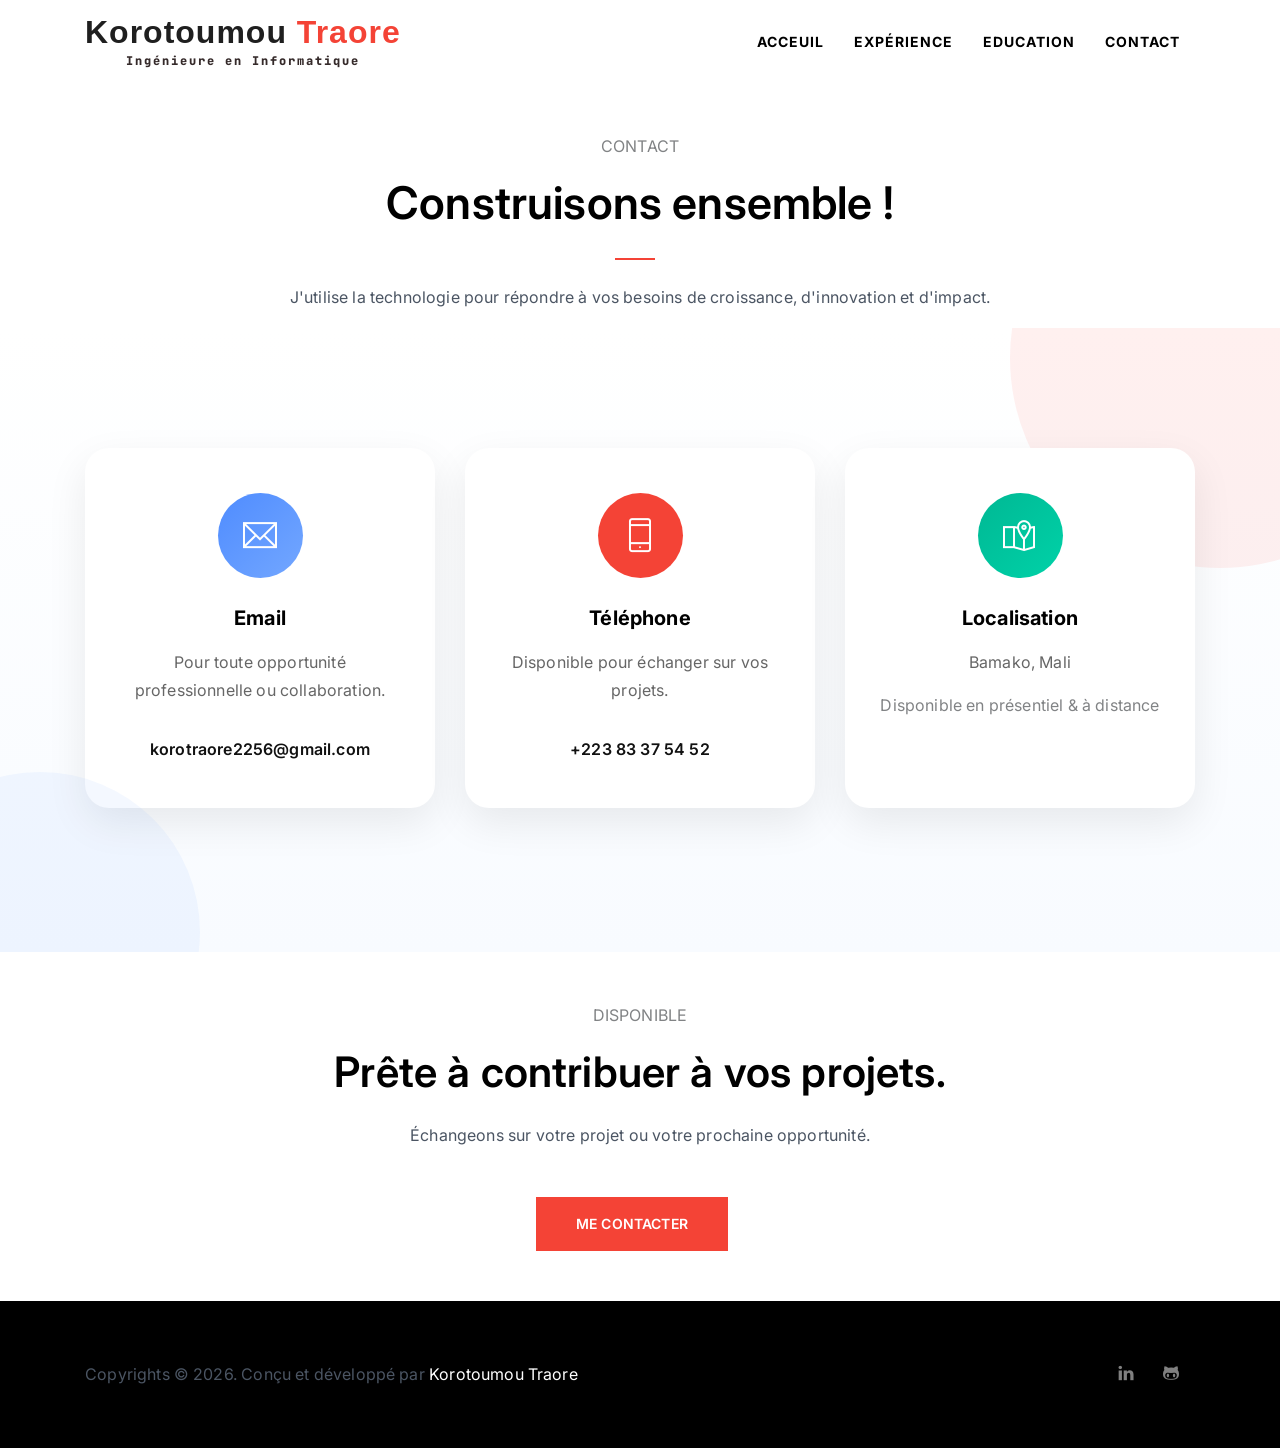
<file: contact.html>
<!DOCTYPE html>

<!--
 // WEBSITE: #!
 // TWITTER: #!
 // FACEBOOK: #!
 // GITHUB: #!
-->

<html lang="zxx">

<head>
  <meta charset="utf-8">
  <title>Korotoumou Traore - Portfolio</title>

  <!-- mobile responsive meta -->
  <meta name="viewport" content="width=device-width, initial-scale=1">
  <meta name="viewport" content="width=device-width, initial-scale=1, maximum-scale=1">
  
  <!-- theme meta -->
  <meta name="theme-name" content="Korotoumou Traore" />
  
  <!-- ** Plugins Needed for the Project ** -->
  <!-- Bootstrap -->
  <link rel="stylesheet" href="plugins/bootstrap/bootstrap.min.css">
  <link rel="stylesheet" href="plugins/themify/css/themify-icons.css">
  <link rel="stylesheet" href="plugins/counto/animate.css">
  <link rel="stylesheet" href="plugins/aos/aos.css">
  <link rel="stylesheet" href="plugins/owl-carousel/owl.carousel.min.css">
  <link rel="stylesheet" href="plugins/owl-carousel/owl.theme.default.min.css">
  <link rel="stylesheet" href="plugins/magnific-popup/magnific-popup.css">
  <link rel="stylesheet" href="plugins/animated-text/animated-text.css">

  <!-- Main Stylesheet -->
  <link href="css/style.css" rel="stylesheet">

</head>

<body>
  

<!-- Header Start --> 

<nav class="navbar navbar-expand-lg  main-nav " id="navbar">
	<div class="container">
        <a class="navbar-brand brand-logo" href="index.html">

            <span class="brand-name">
                Korotoumou <span>Traore</span>
            </span>

            <span class="brand-subtitle text-center">
                Ingénieure en Informatique
            </span>

        </a>

		<button class="navbar-toggler collapsed" type="button" data-toggle="collapse" data-target="#navbarsExample09" aria-controls="navbarsExample09" aria-expanded="false" aria-label="Toggle navigation">
			<span class="ti-align-justify"></span>
		</button>
  
		<div class="collapse navbar-collapse" id="navbarsExample09">
			<ul class="navbar-nav ml-auto">
			  <li class="nav-item "><a class="nav-link" href="index.html">Acceuil</a></li>
			   <li class="nav-item"><a class="nav-link" href="about.html">Expérience</a></li>
			   <li class="nav-item"><a class="nav-link" href="education.html">Education</a></li>
			   <li class="nav-item active"><a class="nav-link" href="contact.html">Contact</a></li>
			</ul>
		</div>
	</div>
</nav>

<!-- Header Close --> 
<!--=========================================
        CONTACT HERO
==========================================-->

<section class="page-title section pb-0">

    <div class="container">

        <div class="row justify-content-center">

            <div class="col-lg-8 text-center">

                <span class="section-tag">
                    CONTACT
                </span>

                <h1 class="mt-3">
                    Construisons ensemble !
                </h1>

                <p class="mt-4">
                    J'utilise la technologie pour répondre à vos besoins de croissance, d'innovation et d'impact.
                </p>

            </div>

        </div>

    </div>

</section>

<!--=========================================
        CONTACT
==========================================-->

<section class="section contact-section">

    <div class="container">

        <div class="row">

            <!-- Email -->
            <div class="col-lg-4 mb-4">

                <div class="contact-card email-card">

                    <div class="contact-icon">
                        <i class="ti-email"></i>
                    </div>

                    <h4>Email</h4>

                    <p>
                        Pour toute opportunité professionnelle ou collaboration.
                    </p>

                    <a href="mailto:korotraore2256@gmail.com">
                        korotraore2256@gmail.com
                    </a>

                </div>

            </div>

            <!-- Phone -->
            <div class="col-lg-4 mb-4">

                <div class="contact-card phone-card ">

                    <div class="contact-icon">
                        <i class="ti-mobile"></i>
                    </div>

                    <h4>Téléphone</h4>

                    <p>
                        Disponible pour échanger sur vos projets.
                    </p>

                    <a href="tel:+22383375452">
                        +223 83 37 54 52
                    </a>

                </div>

            </div>

            <!-- Location -->
            <div class="col-lg-4 mb-4">

                <div class="contact-card location-card">

                    <div class="contact-icon">
                        <i class="ti-map-alt"></i>
                    </div>

                    <h4>Localisation</h4>

                    <p>
                        Bamako, Mali
                    </p>

                    <span>
                        Disponible en présentiel & à distance
                    </span>

                </div>

            </div>

        </div>

    </div>

</section>


<!--=========================================
        CALL TO ACTION
==========================================-->

<section class="section contact-cta">

    <div class="container">

        <div class="row justify-content-center">

            <div class="col-lg-8 text-center">

                <span class="section-tag">
                    DISPONIBLE
                </span>

                <h2 class="mt-3">
                    Prête à contribuer à vos projets.
                </h2>

                <p class="mt-4">
                    Échangeons sur votre projet ou votre prochaine opportunité.
                </p>

                <div class="mt-5">

                    <a href="https://cal.com/korotoumoutraore/30-min-discovery-call"
                       class="btn btn-main mr-3">

                        Me contacter

                    </a>

<!--                     <a href="cv/Korotoumou_Traore_CV.pdf"
                       class="btn btn-outline-main"
                       download>

                        Télécharger mon CV

                    </a> -->

                </div>

            </div>

        </div>

    </div>

</section>


<section class="footer">
	<div class="container">
		<div class="row ">
			<div class="col-lg-6">
				<p class="mb-0">Copyrights © 2026. Conçu et développé par <a target="_blank" href="traorekoro.com" class="text-white">Korotoumou Traore</a> </p>
			</div>
			<div class="col-lg-6">
				<div class="widget footer-widget text-lg-right mt-5 mt-lg-0">
					<ul class="list-inline mb-0">
						<li class="list-inline-item"><a href="https://www.linkedin.com/in/korotoumou-traoré-579b13178" target="_blank"><i class="ti-linkedin mr-3"></i></a>
						</li>
						<li class="list-inline-item"><a href="https://github.com/traorekoro" target="_blank"><i class="ti-github mr-3"></i></a></li>
					</ul>
				</div>
			</div>
		</div>
	</div>
</section>
<!-- jQuery -->
<script src="plugins/jQuery/jquery.min.js"></script>
<!-- Bootstrap JS -->
<script src="plugins/bootstrap/bootstrap.min.js"></script>
<script src="plugins/aos/aos.js"></script>
<script src="plugins/owl-carousel/owl.carousel.min.js"></script>
<script src="plugins/shuffle/shuffle.min.js"></script>
<script src="plugins/magnific-popup/jquery.magnific-popup.min.js"></script>
<script src="plugins/animated-text/animated-text.js"></script>
<script src="plugins/counto/apear.js"></script>
<script src="plugins/counto/counTo.js"></script>

 <!-- Main Script -->
<script src="js/script.js"></script>

</html>
</file>
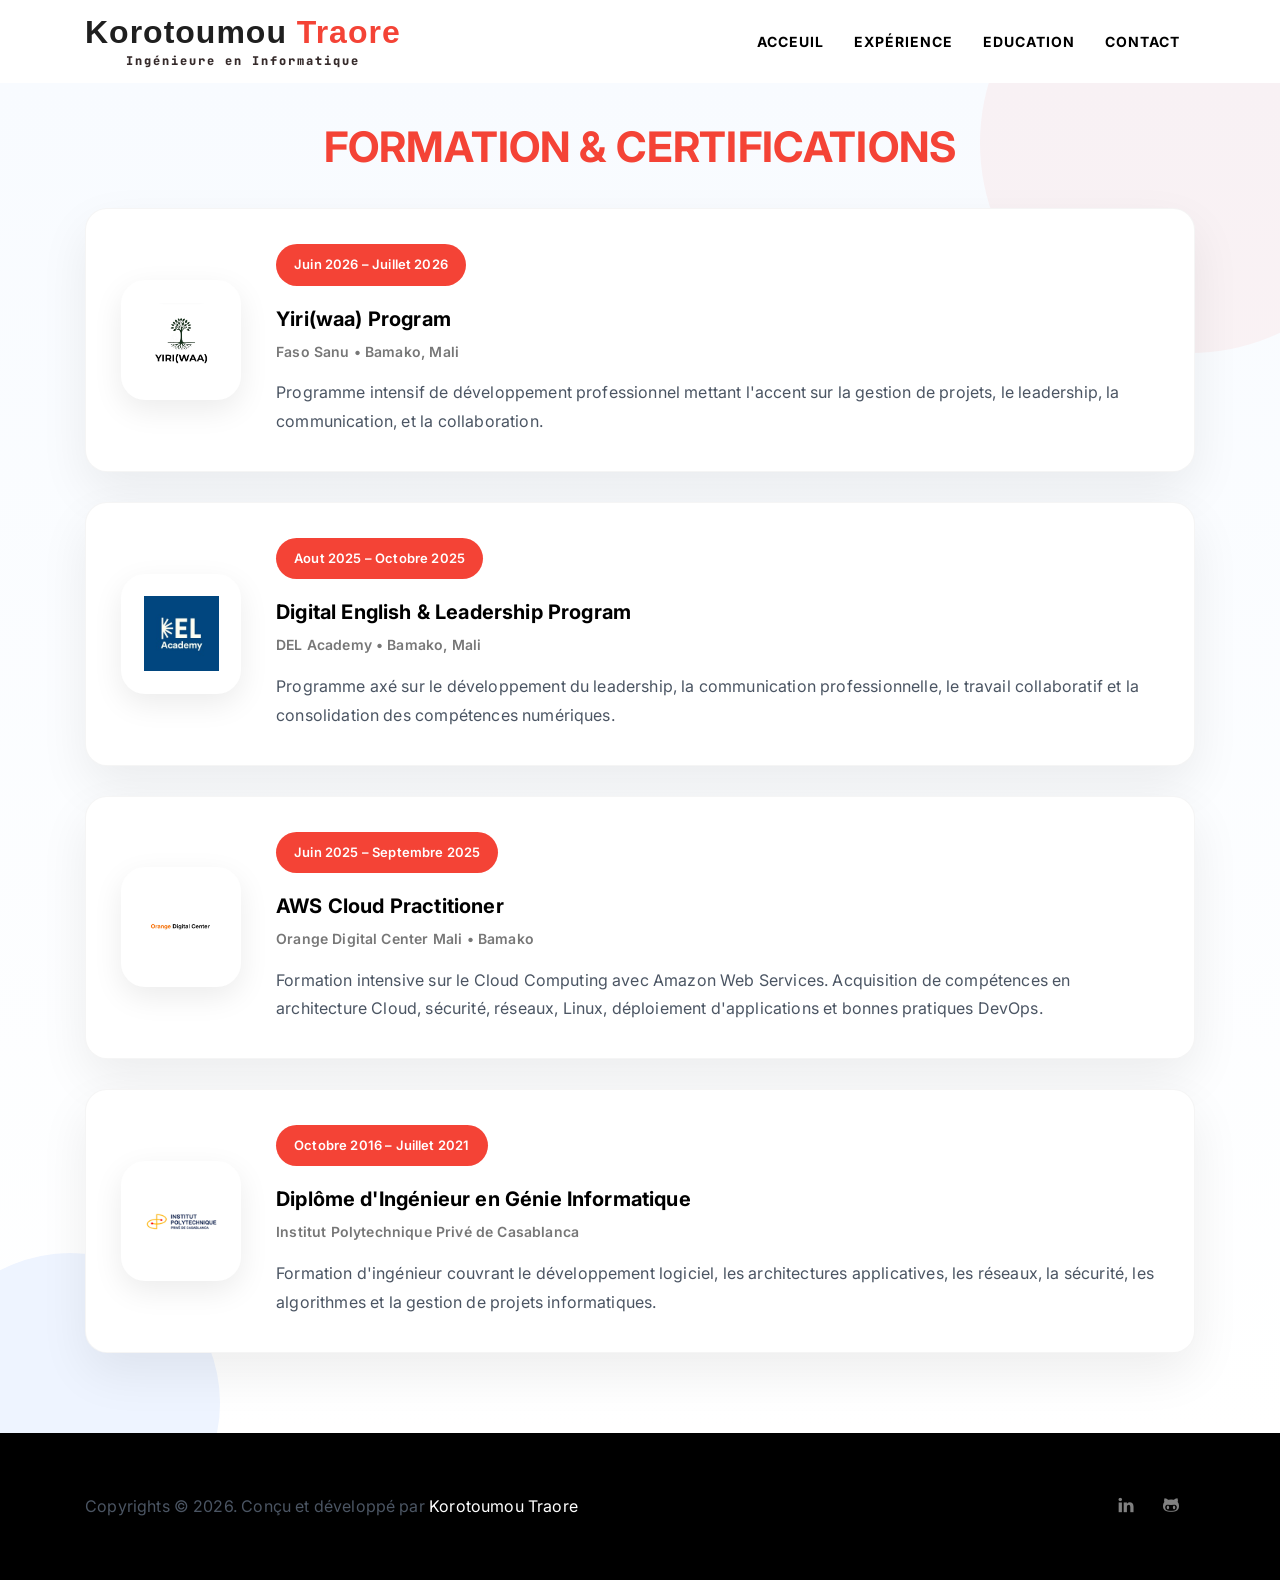
<file: education.html>
<!DOCTYPE html>

<!--
 // WEBSITE: #!
 // TWITTER: #!
 // FACEBOOK: #!
 // GITHUB: #!
-->

<html lang="zxx">

<head>
  <meta charset="utf-8">
  <title>Korotoumou Traore - Portfolio</title>

  <!-- mobile responsive meta -->
  <meta name="viewport" content="width=device-width, initial-scale=1">
  <meta name="viewport" content="width=device-width, initial-scale=1, maximum-scale=1">
  
  <!-- theme meta -->
  <meta name="theme-name" content="Korotoumou Traore" />
  
  <!-- ** Plugins Needed for the Project ** -->
  <!-- Bootstrap -->
  <link rel="stylesheet" href="plugins/bootstrap/bootstrap.min.css">
  <link rel="stylesheet" href="plugins/themify/css/themify-icons.css">
  <link rel="stylesheet" href="plugins/counto/animate.css">
  <link rel="stylesheet" href="plugins/aos/aos.css">
  <link rel="stylesheet" href="plugins/owl-carousel/owl.carousel.min.css">
  <link rel="stylesheet" href="plugins/owl-carousel/owl.theme.default.min.css">
  <link rel="stylesheet" href="plugins/magnific-popup/magnific-popup.css">
  <link rel="stylesheet" href="plugins/animated-text/animated-text.css">

  <!-- Main Stylesheet -->
  <link href="css/style.css" rel="stylesheet">

</head>

<body>
  

<!-- Header Start --> 

<nav class="navbar navbar-expand-lg  main-nav " id="navbar">
	<div class="container">
        <a class="navbar-brand brand-logo" href="index.html">

            <span class="brand-name">
                Korotoumou <span>Traore</span>
            </span>

            <span class="brand-subtitle text-center">
                Ingénieure en Informatique
            </span>

        </a>

		<button class="navbar-toggler collapsed" type="button" data-toggle="collapse" data-target="#navbarsExample09" aria-controls="navbarsExample09" aria-expanded="false" aria-label="Toggle navigation">
			<span class="ti-align-justify"></span>
		</button>
  
		<div class="collapse navbar-collapse" id="navbarsExample09">
			<ul class="navbar-nav ml-auto">
			  <li class="nav-item "><a class="nav-link" href="index.html">Acceuil</a></li>
			   <li class="nav-item"><a class="nav-link" href="about.html">Expérience</a></li>
			   <li class="nav-item active"><a class="nav-link" href="education.html">Education</a></li>
			   <li class="nav-item"><a class="nav-link" href="contact.html">Contact</a></li>
			</ul>
		</div>
	</div>
</nav>
<!-- Header Close --> 

<section class="section education-section">

    <div class="container">
        <div class="section-title text-center mb-5">

            <span class="text-color">FORMATION & CERTIFICATIONS</span>

        </div>
        <div class="education-timeline">

            <!-- Card 1 -->
            <div class="education-card">

                <div class="education-logo">
                    <img src="images/education/1.png" alt="Faso Sanu">
                </div>

                <div class="education-content">

                    <span class="education-date">
                        Juin 2026 – Juillet 2026
                    </span>

                    <h4>Yiri(waa) Program</h4>

                    <h6>Faso Sanu • Bamako, Mali</h6>

                    <p>
                    Programme intensif de développement professionnel mettant l'accent sur la gestion de projets, le leadership, la communication,  et la collaboration.
                    </p>

                </div>

            </div>

            <!-- Card 2 -->
            <div class="education-card">

                <div class="education-logo">
                    <img src="images/education/2.jpg" alt="DEL Academy">
                </div>

                <div class="education-content">

                    <span class="education-date">
                        Aout 2025 – Octobre 2025
                    </span>

                    <h4>Digital English & Leadership Program</h4>

                    <h6>DEL Academy • Bamako, Mali</h6>

                    <p>
                        Programme axé sur le développement du leadership, la communication
                        professionnelle, le travail collaboratif et la consolidation des compétences numériques.
                    </p>

                </div>

            </div>

            <!-- Card 3 -->
            <div class="education-card">

                <div class="education-logo">
                    <img src="images/education/3.png" alt="">
                </div>

                <div class="education-content">

                    <span class="education-date">
                        Juin 2025 – Septembre 2025
                    </span>

                    <h4>AWS Cloud Practitioner</h4>

                    <h6>Orange Digital Center Mali • Bamako</h6>

                    <p>
                       Formation intensive sur le Cloud Computing avec Amazon Web Services.
                       Acquisition de compétences en architecture Cloud, sécurité, réseaux,
                       Linux, déploiement d'applications et bonnes pratiques DevOps.
                    </p>

                </div>

            </div>

            <!-- Card 4 -->
            <div class="education-card">

                <div class="education-logo">
                    <img src="images/education/4.png" alt="Institut Polytechnique Privé de Casablanca">
                </div>

                <div class="education-content">

                    <span class="education-date">
                        Octobre 2016 – Juillet 2021
                    </span>

                    <h4>Diplôme d'Ingénieur en Génie Informatique</h4>

                    <h6>Institut Polytechnique Privé de Casablanca</h6>

                    <p>
                     Formation d'ingénieur couvrant le développement logiciel,
                    les architectures applicatives, les réseaux, la sécurité, les algorithmes et la gestion de projets informatiques.
                    </p>

                </div>

            </div>

        </div>

    </div>

</section>
<section class="footer">
	<div class="container">
		<div class="row ">
			<div class="col-lg-6">
				<p class="mb-0"><span data-i18n="footer.copyright.prefix">Copyrights © 2026. Conçu et développé par</span> <a target="_blank" href="traorekoro.com" class="text-white">Korotoumou Traore</a> </p>
			</div>
			<div class="col-lg-6">
				<div class="widget footer-widget text-lg-right mt-5 mt-lg-0">
					<ul class="list-inline mb-0">
						<li class="list-inline-item"><a href="https://www.linkedin.com/in/korotoumou-traoré-579b13178" target="_blank"><i class="ti-linkedin mr-3"></i></a>
						</li>
						<li class="list-inline-item"><a href="https://github.com/traorekoro" target="_blank"><i class="ti-github mr-3"></i></a></li>
					</ul>
				</div>
			</div>
		</div>
	</div>
</section>
<!-- jQuery -->
<script src="plugins/jQuery/jquery.min.js"></script>
<!-- Bootstrap JS -->
<script src="plugins/bootstrap/bootstrap.min.js"></script>
<script src="plugins/aos/aos.js"></script>
<script src="plugins/owl-carousel/owl.carousel.min.js"></script>
<script src="plugins/shuffle/shuffle.min.js"></script>
<script src="plugins/magnific-popup/jquery.magnific-popup.min.js"></script>
<script src="plugins/animated-text/animated-text.js"></script>
<script src="plugins/counto/apear.js"></script>
<script src="plugins/counto/counTo.js"></script>

 <!-- Main Script -->
<script src="js/script.js"></script>

</html>
</file>
<file: plugins/themify/css/themify-icons.css>
@font-face {
	font-family: 'themify';
	src:url('../fonts/themify.eot');
	src:url('../fonts/themify.eot?#iefix') format('embedded-opentype'),
		url('../fonts/themify.woff') format('woff'),
		url('../fonts/themify.ttf') format('truetype'),
		url('../fonts/themify.svg') format('svg');
	font-weight: normal;
	font-style: normal;
}

[class^="ti-"], [class*=" ti-"] {
	font-family: 'themify';
	speak: none;
	font-style: normal;
	font-weight: normal;
	font-variant: normal;
	text-transform: none;
	line-height: 1;

	/* Better Font Rendering =========== */
	-webkit-font-smoothing: antialiased;
	-moz-osx-font-smoothing: grayscale;
}

.ti-wand:before {
	content: "\e600";
}
.ti-volume:before {
	content: "\e601";
}
.ti-user:before {
	content: "\e602";
}
.ti-unlock:before {
	content: "\e603";
}
.ti-unlink:before {
	content: "\e604";
}
.ti-trash:before {
	content: "\e605";
}
.ti-thought:before {
	content: "\e606";
}
.ti-target:before {
	content: "\e607";
}
.ti-tag:before {
	content: "\e608";
}
.ti-tablet:before {
	content: "\e609";
}
.ti-star:before {
	content: "\e60a";
}
.ti-spray:before {
	content: "\e60b";
}
.ti-signal:before {
	content: "\e60c";
}
.ti-shopping-cart:before {
	content: "\e60d";
}
.ti-shopping-cart-full:before {
	content: "\e60e";
}
.ti-settings:before {
	content: "\e60f";
}
.ti-search:before {
	content: "\e610";
}
.ti-zoom-in:before {
	content: "\e611";
}
.ti-zoom-out:before {
	content: "\e612";
}
.ti-cut:before {
	content: "\e613";
}
.ti-ruler:before {
	content: "\e614";
}
.ti-ruler-pencil:before {
	content: "\e615";
}
.ti-ruler-alt:before {
	content: "\e616";
}
.ti-bookmark:before {
	content: "\e617";
}
.ti-bookmark-alt:before {
	content: "\e618";
}
.ti-reload:before {
	content: "\e619";
}
.ti-plus:before {
	content: "\e61a";
}
.ti-pin:before {
	content: "\e61b";
}
.ti-pencil:before {
	content: "\e61c";
}
.ti-pencil-alt:before {
	content: "\e61d";
}
.ti-paint-roller:before {
	content: "\e61e";
}
.ti-paint-bucket:before {
	content: "\e61f";
}
.ti-na:before {
	content: "\e620";
}
.ti-mobile:before {
	content: "\e621";
}
.ti-minus:before {
	content: "\e622";
}
.ti-medall:before {
	content: "\e623";
}
.ti-medall-alt:before {
	content: "\e624";
}
.ti-marker:before {
	content: "\e625";
}
.ti-marker-alt:before {
	content: "\e626";
}
.ti-arrow-up:before {
	content: "\e627";
}
.ti-arrow-right:before {
	content: "\e628";
}
.ti-arrow-left:before {
	content: "\e629";
}
.ti-arrow-down:before {
	content: "\e62a";
}
.ti-lock:before {
	content: "\e62b";
}
.ti-location-arrow:before {
	content: "\e62c";
}
.ti-link:before {
	content: "\e62d";
}
.ti-layout:before {
	content: "\e62e";
}
.ti-layers:before {
	content: "\e62f";
}
.ti-layers-alt:before {
	content: "\e630";
}
.ti-key:before {
	content: "\e631";
}
.ti-import:before {
	content: "\e632";
}
.ti-image:before {
	content: "\e633";
}
.ti-heart:before {
	content: "\e634";
}
.ti-heart-broken:before {
	content: "\e635";
}
.ti-hand-stop:before {
	content: "\e636";
}
.ti-hand-open:before {
	content: "\e637";
}
.ti-hand-drag:before {
	content: "\e638";
}
.ti-folder:before {
	content: "\e639";
}
.ti-flag:before {
	content: "\e63a";
}
.ti-flag-alt:before {
	content: "\e63b";
}
.ti-flag-alt-2:before {
	content: "\e63c";
}
.ti-eye:before {
	content: "\e63d";
}
.ti-export:before {
	content: "\e63e";
}
.ti-exchange-vertical:before {
	content: "\e63f";
}
.ti-desktop:before {
	content: "\e640";
}
.ti-cup:before {
	content: "\e641";
}
.ti-crown:before {
	content: "\e642";
}
.ti-comments:before {
	content: "\e643";
}
.ti-comment:before {
	content: "\e644";
}
.ti-comment-alt:before {
	content: "\e645";
}
.ti-close:before {
	content: "\e646";
}
.ti-clip:before {
	content: "\e647";
}
.ti-angle-up:before {
	content: "\e648";
}
.ti-angle-right:before {
	content: "\e649";
}
.ti-angle-left:before {
	content: "\e64a";
}
.ti-angle-down:before {
	content: "\e64b";
}
.ti-check:before {
	content: "\e64c";
}
.ti-check-box:before {
	content: "\e64d";
}
.ti-camera:before {
	content: "\e64e";
}
.ti-announcement:before {
	content: "\e64f";
}
.ti-brush:before {
	content: "\e650";
}
.ti-briefcase:before {
	content: "\e651";
}
.ti-bolt:before {
	content: "\e652";
}
.ti-bolt-alt:before {
	content: "\e653";
}
.ti-blackboard:before {
	content: "\e654";
}
.ti-bag:before {
	content: "\e655";
}
.ti-move:before {
	content: "\e656";
}
.ti-arrows-vertical:before {
	content: "\e657";
}
.ti-arrows-horizontal:before {
	content: "\e658";
}
.ti-fullscreen:before {
	content: "\e659";
}
.ti-arrow-top-right:before {
	content: "\e65a";
}
.ti-arrow-top-left:before {
	content: "\e65b";
}
.ti-arrow-circle-up:before {
	content: "\e65c";
}
.ti-arrow-circle-right:before {
	content: "\e65d";
}
.ti-arrow-circle-left:before {
	content: "\e65e";
}
.ti-arrow-circle-down:before {
	content: "\e65f";
}
.ti-angle-double-up:before {
	content: "\e660";
}
.ti-angle-double-right:before {
	content: "\e661";
}
.ti-angle-double-left:before {
	content: "\e662";
}
.ti-angle-double-down:before {
	content: "\e663";
}
.ti-zip:before {
	content: "\e664";
}
.ti-world:before {
	content: "\e665";
}
.ti-wheelchair:before {
	content: "\e666";
}
.ti-view-list:before {
	content: "\e667";
}
.ti-view-list-alt:before {
	content: "\e668";
}
.ti-view-grid:before {
	content: "\e669";
}
.ti-uppercase:before {
	content: "\e66a";
}
.ti-upload:before {
	content: "\e66b";
}
.ti-underline:before {
	content: "\e66c";
}
.ti-truck:before {
	content: "\e66d";
}
.ti-timer:before {
	content: "\e66e";
}
.ti-ticket:before {
	content: "\e66f";
}
.ti-thumb-up:before {
	content: "\e670";
}
.ti-thumb-down:before {
	content: "\e671";
}
.ti-text:before {
	content: "\e672";
}
.ti-stats-up:before {
	content: "\e673";
}
.ti-stats-down:before {
	content: "\e674";
}
.ti-split-v:before {
	content: "\e675";
}
.ti-split-h:before {
	content: "\e676";
}
.ti-smallcap:before {
	content: "\e677";
}
.ti-shine:before {
	content: "\e678";
}
.ti-shift-right:before {
	content: "\e679";
}
.ti-shift-left:before {
	content: "\e67a";
}
.ti-shield:before {
	content: "\e67b";
}
.ti-notepad:before {
	content: "\e67c";
}
.ti-server:before {
	content: "\e67d";
}
.ti-quote-right:before {
	content: "\e67e";
}
.ti-quote-left:before {
	content: "\e67f";
}
.ti-pulse:before {
	content: "\e680";
}
.ti-printer:before {
	content: "\e681";
}
.ti-power-off:before {
	content: "\e682";
}
.ti-plug:before {
	content: "\e683";
}
.ti-pie-chart:before {
	content: "\e684";
}
.ti-paragraph:before {
	content: "\e685";
}
.ti-panel:before {
	content: "\e686";
}
.ti-package:before {
	content: "\e687";
}
.ti-music:before {
	content: "\e688";
}
.ti-music-alt:before {
	content: "\e689";
}
.ti-mouse:before {
	content: "\e68a";
}
.ti-mouse-alt:before {
	content: "\e68b";
}
.ti-money:before {
	content: "\e68c";
}
.ti-microphone:before {
	content: "\e68d";
}
.ti-menu:before {
	content: "\e68e";
}
.ti-menu-alt:before {
	content: "\e68f";
}
.ti-map:before {
	content: "\e690";
}
.ti-map-alt:before {
	content: "\e691";
}
.ti-loop:before {
	content: "\e692";
}
.ti-location-pin:before {
	content: "\e693";
}
.ti-list:before {
	content: "\e694";
}
.ti-light-bulb:before {
	content: "\e695";
}
.ti-Italic:before {
	content: "\e696";
}
.ti-info:before {
	content: "\e697";
}
.ti-infinite:before {
	content: "\e698";
}
.ti-id-badge:before {
	content: "\e699";
}
.ti-hummer:before {
	content: "\e69a";
}
.ti-home:before {
	content: "\e69b";
}
.ti-help:before {
	content: "\e69c";
}
.ti-headphone:before {
	content: "\e69d";
}
.ti-harddrives:before {
	content: "\e69e";
}
.ti-harddrive:before {
	content: "\e69f";
}
.ti-gift:before {
	content: "\e6a0";
}
.ti-game:before {
	content: "\e6a1";
}
.ti-filter:before {
	content: "\e6a2";
}
.ti-files:before {
	content: "\e6a3";
}
.ti-file:before {
	content: "\e6a4";
}
.ti-eraser:before {
	content: "\e6a5";
}
.ti-envelope:before {
	content: "\e6a6";
}
.ti-download:before {
	content: "\e6a7";
}
.ti-direction:before {
	content: "\e6a8";
}
.ti-direction-alt:before {
	content: "\e6a9";
}
.ti-dashboard:before {
	content: "\e6aa";
}
.ti-control-stop:before {
	content: "\e6ab";
}
.ti-control-shuffle:before {
	content: "\e6ac";
}
.ti-control-play:before {
	content: "\e6ad";
}
.ti-control-pause:before {
	content: "\e6ae";
}
.ti-control-forward:before {
	content: "\e6af";
}
.ti-control-backward:before {
	content: "\e6b0";
}
.ti-cloud:before {
	content: "\e6b1";
}
.ti-cloud-up:before {
	content: "\e6b2";
}
.ti-cloud-down:before {
	content: "\e6b3";
}
.ti-clipboard:before {
	content: "\e6b4";
}
.ti-car:before {
	content: "\e6b5";
}
.ti-calendar:before {
	content: "\e6b6";
}
.ti-book:before {
	content: "\e6b7";
}
.ti-bell:before {
	content: "\e6b8";
}
.ti-basketball:before {
	content: "\e6b9";
}
.ti-bar-chart:before {
	content: "\e6ba";
}
.ti-bar-chart-alt:before {
	content: "\e6bb";
}
.ti-back-right:before {
	content: "\e6bc";
}
.ti-back-left:before {
	content: "\e6bd";
}
.ti-arrows-corner:before {
	content: "\e6be";
}
.ti-archive:before {
	content: "\e6bf";
}
.ti-anchor:before {
	content: "\e6c0";
}
.ti-align-right:before {
	content: "\e6c1";
}
.ti-align-left:before {
	content: "\e6c2";
}
.ti-align-justify:before {
	content: "\e6c3";
}
.ti-align-center:before {
	content: "\e6c4";
}
.ti-alert:before {
	content: "\e6c5";
}
.ti-alarm-clock:before {
	content: "\e6c6";
}
.ti-agenda:before {
	content: "\e6c7";
}
.ti-write:before {
	content: "\e6c8";
}
.ti-window:before {
	content: "\e6c9";
}
.ti-widgetized:before {
	content: "\e6ca";
}
.ti-widget:before {
	content: "\e6cb";
}
.ti-widget-alt:before {
	content: "\e6cc";
}
.ti-wallet:before {
	content: "\e6cd";
}
.ti-video-clapper:before {
	content: "\e6ce";
}
.ti-video-camera:before {
	content: "\e6cf";
}
.ti-vector:before {
	content: "\e6d0";
}
.ti-themify-logo:before {
	content: "\e6d1";
}
.ti-themify-favicon:before {
	content: "\e6d2";
}
.ti-themify-favicon-alt:before {
	content: "\e6d3";
}
.ti-support:before {
	content: "\e6d4";
}
.ti-stamp:before {
	content: "\e6d5";
}
.ti-split-v-alt:before {
	content: "\e6d6";
}
.ti-slice:before {
	content: "\e6d7";
}
.ti-shortcode:before {
	content: "\e6d8";
}
.ti-shift-right-alt:before {
	content: "\e6d9";
}
.ti-shift-left-alt:before {
	content: "\e6da";
}
.ti-ruler-alt-2:before {
	content: "\e6db";
}
.ti-receipt:before {
	content: "\e6dc";
}
.ti-pin2:before {
	content: "\e6dd";
}
.ti-pin-alt:before {
	content: "\e6de";
}
.ti-pencil-alt2:before {
	content: "\e6df";
}
.ti-palette:before {
	content: "\e6e0";
}
.ti-more:before {
	content: "\e6e1";
}
.ti-more-alt:before {
	content: "\e6e2";
}
.ti-microphone-alt:before {
	content: "\e6e3";
}
.ti-magnet:before {
	content: "\e6e4";
}
.ti-line-double:before {
	content: "\e6e5";
}
.ti-line-dotted:before {
	content: "\e6e6";
}
.ti-line-dashed:before {
	content: "\e6e7";
}
.ti-layout-width-full:before {
	content: "\e6e8";
}
.ti-layout-width-default:before {
	content: "\e6e9";
}
.ti-layout-width-default-alt:before {
	content: "\e6ea";
}
.ti-layout-tab:before {
	content: "\e6eb";
}
.ti-layout-tab-window:before {
	content: "\e6ec";
}
.ti-layout-tab-v:before {
	content: "\e6ed";
}
.ti-layout-tab-min:before {
	content: "\e6ee";
}
.ti-layout-slider:before {
	content: "\e6ef";
}
.ti-layout-slider-alt:before {
	content: "\e6f0";
}
.ti-layout-sidebar-right:before {
	content: "\e6f1";
}
.ti-layout-sidebar-none:before {
	content: "\e6f2";
}
.ti-layout-sidebar-left:before {
	content: "\e6f3";
}
.ti-layout-placeholder:before {
	content: "\e6f4";
}
.ti-layout-menu:before {
	content: "\e6f5";
}
.ti-layout-menu-v:before {
	content: "\e6f6";
}
.ti-layout-menu-separated:before {
	content: "\e6f7";
}
.ti-layout-menu-full:before {
	content: "\e6f8";
}
.ti-layout-media-right-alt:before {
	content: "\e6f9";
}
.ti-layout-media-right:before {
	content: "\e6fa";
}
.ti-layout-media-overlay:before {
	content: "\e6fb";
}
.ti-layout-media-overlay-alt:before {
	content: "\e6fc";
}
.ti-layout-media-overlay-alt-2:before {
	content: "\e6fd";
}
.ti-layout-media-left-alt:before {
	content: "\e6fe";
}
.ti-layout-media-left:before {
	content: "\e6ff";
}
.ti-layout-media-center-alt:before {
	content: "\e700";
}
.ti-layout-media-center:before {
	content: "\e701";
}
.ti-layout-list-thumb:before {
	content: "\e702";
}
.ti-layout-list-thumb-alt:before {
	content: "\e703";
}
.ti-layout-list-post:before {
	content: "\e704";
}
.ti-layout-list-large-image:before {
	content: "\e705";
}
.ti-layout-line-solid:before {
	content: "\e706";
}
.ti-layout-grid4:before {
	content: "\e707";
}
.ti-layout-grid3:before {
	content: "\e708";
}
.ti-layout-grid2:before {
	content: "\e709";
}
.ti-layout-grid2-thumb:before {
	content: "\e70a";
}
.ti-layout-cta-right:before {
	content: "\e70b";
}
.ti-layout-cta-left:before {
	content: "\e70c";
}
.ti-layout-cta-center:before {
	content: "\e70d";
}
.ti-layout-cta-btn-right:before {
	content: "\e70e";
}
.ti-layout-cta-btn-left:before {
	content: "\e70f";
}
.ti-layout-column4:before {
	content: "\e710";
}
.ti-layout-column3:before {
	content: "\e711";
}
.ti-layout-column2:before {
	content: "\e712";
}
.ti-layout-accordion-separated:before {
	content: "\e713";
}
.ti-layout-accordion-merged:before {
	content: "\e714";
}
.ti-layout-accordion-list:before {
	content: "\e715";
}
.ti-ink-pen:before {
	content: "\e716";
}
.ti-info-alt:before {
	content: "\e717";
}
.ti-help-alt:before {
	content: "\e718";
}
.ti-headphone-alt:before {
	content: "\e719";
}
.ti-hand-point-up:before {
	content: "\e71a";
}
.ti-hand-point-right:before {
	content: "\e71b";
}
.ti-hand-point-left:before {
	content: "\e71c";
}
.ti-hand-point-down:before {
	content: "\e71d";
}
.ti-gallery:before {
	content: "\e71e";
}
.ti-face-smile:before {
	content: "\e71f";
}
.ti-face-sad:before {
	content: "\e720";
}
.ti-credit-card:before {
	content: "\e721";
}
.ti-control-skip-forward:before {
	content: "\e722";
}
.ti-control-skip-backward:before {
	content: "\e723";
}
.ti-control-record:before {
	content: "\e724";
}
.ti-control-eject:before {
	content: "\e725";
}
.ti-comments-smiley:before {
	content: "\e726";
}
.ti-brush-alt:before {
	content: "\e727";
}
.ti-youtube:before {
	content: "\e728";
}
.ti-vimeo:before {
	content: "\e729";
}
.ti-twitter:before {
	content: "\e72a";
}
.ti-time:before {
	content: "\e72b";
}
.ti-tumblr:before {
	content: "\e72c";
}
.ti-skype:before {
	content: "\e72d";
}
.ti-share:before {
	content: "\e72e";
}
.ti-share-alt:before {
	content: "\e72f";
}
.ti-rocket:before {
	content: "\e730";
}
.ti-pinterest:before {
	content: "\e731";
}
.ti-new-window:before {
	content: "\e732";
}
.ti-microsoft:before {
	content: "\e733";
}
.ti-list-ol:before {
	content: "\e734";
}
.ti-linkedin:before {
	content: "\e735";
}
.ti-layout-sidebar-2:before {
	content: "\e736";
}
.ti-layout-grid4-alt:before {
	content: "\e737";
}
.ti-layout-grid3-alt:before {
	content: "\e738";
}
.ti-layout-grid2-alt:before {
	content: "\e739";
}
.ti-layout-column4-alt:before {
	content: "\e73a";
}
.ti-layout-column3-alt:before {
	content: "\e73b";
}
.ti-layout-column2-alt:before {
	content: "\e73c";
}
.ti-instagram:before {
	content: "\e73d";
}
.ti-google:before {
	content: "\e73e";
}
.ti-github:before {
	content: "\e73f";
}
.ti-flickr:before {
	content: "\e740";
}
.ti-facebook:before {
	content: "\e741";
}
.ti-dropbox:before {
	content: "\e742";
}
.ti-dribbble:before {
	content: "\e743";
}
.ti-apple:before {
	content: "\e744";
}
.ti-android:before {
	content: "\e745";
}
.ti-save:before {
	content: "\e746";
}
.ti-save-alt:before {
	content: "\e747";
}
.ti-yahoo:before {
	content: "\e748";
}
.ti-wordpress:before {
	content: "\e749";
}
.ti-vimeo-alt:before {
	content: "\e74a";
}
.ti-twitter-alt:before {
	content: "\e74b";
}
.ti-tumblr-alt:before {
	content: "\e74c";
}
.ti-trello:before {
	content: "\e74d";
}
.ti-stack-overflow:before {
	content: "\e74e";
}
.ti-soundcloud:before {
	content: "\e74f";
}
.ti-sharethis:before {
	content: "\e750";
}
.ti-sharethis-alt:before {
	content: "\e751";
}
.ti-reddit:before {
	content: "\e752";
}
.ti-pinterest-alt:before {
	content: "\e753";
}
.ti-microsoft-alt:before {
	content: "\e754";
}
.ti-linux:before {
	content: "\e755";
}
.ti-jsfiddle:before {
	content: "\e756";
}
.ti-joomla:before {
	content: "\e757";
}
.ti-html5:before {
	content: "\e758";
}
.ti-flickr-alt:before {
	content: "\e759";
}
.ti-email:before {
	content: "\e75a";
}
.ti-drupal:before {
	content: "\e75b";
}
.ti-dropbox-alt:before {
	content: "\e75c";
}
.ti-css3:before {
	content: "\e75d";
}
.ti-rss:before {
	content: "\e75e";
}
.ti-rss-alt:before {
	content: "\e75f";
}
</file>
<file: css/style.css>
/**
 * WEBSITE: #!
 * TWITTER: #!
 * FACEBOOK: #!
 * GITHUB: #!
 */

/*!------------------------------------------------------------------
[MAIN STYLESHEET]

PROJECT:	Thomson
VERSION:	1.0
-------------------------------------------------------------------*/
/*------------------------------------------------------------------
[TABLE OF CONTENTS]
-------------------------------------------------------------------*/
@import url("https://fonts.googleapis.com/css2?family=Inter:wght@300;400;500;600;700;800;900&family=JetBrains+Mono:wght@400;500;700&display=swap");
html {
  overflow-x: hidden;
}

body {
  font-family: "Inter", sans-serif;
  -webkit-font-smoothing: antialiased;
  font-size: 16px;
  font-weight: 400;
  letter-spacing: 0.166667px;
  line-height: 1.7em;
  color: #818385;
}

p {
  color: #4b5563;
}

h1,
.h1,
h2,
.h2,
h3,
.h3,
h4,
.h4,
h5,
.h5,
h6,
.h6 {
  font-family: "Inter", sans-serif;
  color: #000;
  font-weight: 600;
}

h1,
.h1 {
  font-size: 45px;
  text-transform: none;
}

h2,
.h2 {
  font-size: 42px;
  line-height: 52px;
}

h3,
.h3 {
  font-size: 24px;
  line-height: 34px;
}

h4,
.h4 {
  font-size: 20px;
  line-height: 30px;
}

h5,
.h5 {
  font-size: 16px;
  line-height: 26px;
}

h6,
.h6 {
  font-size: 14px;
}

.text-sm {
  font-size: 14px;
}

.section {
  padding: 50px 0px;
}

.section-sm {
  padding: 60px 0px;
}

.btn {
  padding: 18px 38px;
  border: 2px solid transparent;
  text-transform: uppercase;
  border-radius: 0px;
  font-size: 14px;
  line-height: 14px;
  font-weight: 600;
  box-shadow: rgb(153, 153, 153) 0px 0px 0px 0px;
}
.btn:focus {
  outline: 0px;
  border: 0px;
  box-shadow: none;
}

.btn-main {
  background: #f44336;
  color: #fff;
}
.btn-main:hover {
  color: #fff !important;
  background: #000;
}

.btn-black {
  background: #000;
  color: #fff;
}
.btn-black:hover {
  background: #f44336;
  color: #fff;
}

.btn-white {
  background: #fff;
  color: #000;
  border-color: #fff;
}
.btn-white:hover {
  background: transparent;
  color: #fff;
}

a {
  color: #000;
  transition: all 0.25s ease;
}
a:hover {
  color: #f44336;
  text-decoration: none;
  outline: none;
}

.bg-primary {
  background: #f44336 !important;
}

.bg-secondary {
  background: #f7f7f7 !important;
}

.bg-extra {
  background: #e8eefb !important;
}

.text-color {
  color: #f44336;
}

.page-title h1 {
  position: relative;
  padding-bottom: 30px;
}
.page-title h1:after {
  position: absolute;
  content: "";
  left: 50%;
  bottom: 0px;
  width: 40px;
  height: 2px;
  margin-left: -25px;
  background: #f44336;
}

@media (max-width: 575px) {
  h2,
  .h2 {
    font-size: 32px;
    line-height: 43px;
  }
}
@media (max-width: 400px) {
  h2,
  .h2 {
    font-size: 32px;
    line-height: 43px;
  }
}
.cd-headline.clip span {
  padding: 0px;
}

.banner .cd-headline {
  font-size: 56px;
  line-height: 70px;
}

.banner-3 {
  position: relative;
}
/* Brand logo Start */
/*==================================
        BRAND LOGO
==================================*/

.brand-logo {
  display: flex;

  flex-direction: column;

  text-decoration: none !important;

  line-height: 1.1;
}

.brand-name {
  font-family: "jetbrains ", sans-serif;

  font-size: 2rem;

  font-weight: 800;

  color: #1f1f1f;

  letter-spacing: 1px;

  transition: 0.35s;
}

.brand-name span {
  color: #f44336;
}
.brand-subtitle span {
  color: #f44336;
  font-weight: 700;
}
.brand-subtitle {
  margin-top: 4px;
  font-size: 12px;
  font-family: "JetBrains Mono", monospace;
  font-weight: 800;
  letter-spacing: 2px;
  /*text-transform: uppercase;*/
  color: #352a2a;
}

.brand-logo:hover .brand-name {
  transform: translateX(4px);
}

.brand-logo:hover .brand-name span {
  color: #f44336;
}

.brand-logo:hover .brand-subtitle {
  color: #f44336;
}

@media (max-width: 768px) {
  .brand-name {
    font-size: 1.6rem;
  }

  .brand-subtitle {
    font-size: 10px;

    letter-spacing: 1px;
  }
}
/* Brand logo End */

.main-nav .header-top-socials a {
  text-transform: uppercase;
  letter-spacing: 1px;
  font-size: 14px;
  padding: 20px 6px;
}

.navbar-nav .nav-link {
  padding: 20px 15px !important;
  text-transform: uppercase;
  font-size: 14px;
  letter-spacing: 1px;
  font-weight: 700;
}

ul.dropdown-menu {
  background: rgb(21, 21, 21);
  border-radius: 0px;
  margin: 0px;
  padding: 0px;
}

ul.dropdown-menu > li > a,
.navbar ul ul ul.dropdown-menu li .nav-link {
  font-size: 12px;
  line-height: 22px;
  display: block;
  position: relative;
  z-index: 1;
  padding-left: 15px;
  transition: all 0.3s ease-in-out;
  padding-top: 10px;
  padding-bottom: 10px;
  border-bottom: 1px solid #27243e;
  color: #fff;
  text-transform: uppercase;
}
ul.dropdown-menu > li > a:hover,
.navbar ul ul ul.dropdown-menu li .nav-link:hover {
  color: #f44336;
}

.dropdown-item:focus,
.dropdown-item:hover {
  color: #fff;
  text-decoration: none;
  background-color: transparent;
}

.dropdown-menu {
  border-radius: 0;
  -moz-border-radius: 0;
  -webkit-border-radius: 0;
  -o-border-radius: 0;
  -ms-border-radius: 0;
  padding: 0;
  border: 0;
  display: block;
  opacity: 0;
  visibility: hidden;
  min-width: 210px;
  transform: scaleY(0);
  -webkit-transform: scaleY(0);
  -moz-transform: scaleY(0);
  -ms-transform: scaleY(0);
  -o-transform: scaleY(0);
  transform-origin: center top 0;
  -webkit-transform-origin: center top 0;
  -moz-transform-origin: center top 0;
  -ms-transform-origin: center top 0;
  -o-transform-origin: center top 0;
  transition: all 0.3s ease-in-out 0s;
  -webkit-transition: all 0.3s ease-in-out 0s;
  -moz-transition: all 0.3s ease-in-out 0s;
  -ms-transition: all 0.3s ease-in-out 0s;
  -o-transition: all 0.3s ease-in-out 0s;
  box-shadow: 0 6px 12px rgba(0, 0, 0, 0.175);
  -webkit-box-shadow: 0 6px 12px rgba(0, 0, 0, 0.175);
  -moz-box-shadow: 0 6px 12px rgba(0, 0, 0, 0.175);
  -ms-box-shadow: 0 6px 12px rgba(0, 0, 0, 0.175);
  -o-box-shadow: 0 6px 12px rgba(0, 0, 0, 0.175);
}

.dropdown:hover .dropdown-menu {
  opacity: 1;
  visibility: visible;
  -webkit-transform: scaleY(1);
  -moz-transform: scaleY(1);
  -ms-transform: scaleY(1);
  -o-transform: scaleY(1);
}

@media (max-width: 575px) {
  .navbar-nav .dropdown-menu {
    position: absolute;
  }
  .banner .cd-headline {
    font-size: 32px;
    line-height: 42px;
  }
  .btn-group,
  .btn-group-vertical {
    display: block;
  }
  .btn-group > .btn {
    padding: 20px;
  }
}
@media (max-width: 400px) {
  .navbar-nav .dropdown-menu {
    position: absolute;
  }
  .banner .cd-headline {
    font-size: 32px;
    line-height: 42px;
  }
  .btn-group,
  .btn-group-vertical {
    display: block;
  }
  .btn-group > .btn {
    padding: 20px;
  }
}
@media (max-width: 767px) {
  .navbar-nav .dropdown-menu {
    position: absolute;
  }
  .banner .cd-headline {
    font-size: 32px;
    line-height: 42px;
  }
  .btn-group,
  .btn-group-vertical {
    display: block;
  }
  .btn-group > .btn {
    padding: 20px;
  }
}
@media (max-width: 991px) {
  .navbar-nav .dropdown-menu {
    position: absolute;
  }
  .banner .cd-headline {
    font-size: 32px;
    line-height: 42px;
  }
  .btn-group,
  .btn-group-vertical {
    display: block;
  }
  .btn-group > .btn {
    padding: 20px;
  }
}

/*Hero Section Start */
.hero-image {
  position: relative;

  padding: 20px;
}

.hero-image img {
  width: 100%;
  max-width: 420px;

  border-radius: 25px;

  /* box-shadow: 0 25px 60px rgba(0, 0, 0, 0.15); */

  transition: 0.4s;
}

.hero-image img:hover {
  transform: translateY(-10px) scale(1.02);
}

.hero-image::before {
  content: "";

  position: absolute;

  width: 260px;
  height: 260px;

  background: #f44336;

  opacity: 0.12;

  border-radius: 50%;

  top: -30px;
  right: -30px;

  z-index: -1;
}

.hero-image::after {
  content: "";

  position: absolute;

  width: 120px;
  height: 120px;

  background: #eef4ff;

  border-radius: 25px;

  bottom: -20px;
  left: -20px;

  z-index: -1;

  transform: rotate(15deg);
}

/*==================================
        TRUSTED BY
===================================*/

.trusted-section {
  padding: 30px 0;

  background: #fff;
}

.trusted-logos {
  display: grid;

  grid-template-columns: repeat(auto-fit, minmax(160px, 1fr));

  gap: 105px;

  align-items: center;

  margin-top: 30px;
}

.logo-item {
  display: flex;

  justify-content: center;

  align-items: center;

  height: 80px;
  background: #fff;
  border-radius: 18px;

  border: 1px solid #eef2f7;

  transition: 0.35s;

  padding: 25px;
}

.logo-item:hover {
  transform: translateY(-6px);

  /* box-shadow: 0 20px 45px rgba(15, 23, 42, 0.08); */

  border-color: #f44336;
}

.logo-item img {
  max-width: 300px;

  max-height: 60px;

  width: auto;

  height: auto;

  object-fit: contain;

  /* filter: grayscale(100%);
  opacity: 0.7;

  transition: 0.35s; */
}

.logo-item:hover img {
  filter: none;

  opacity: 1;
}

/* Mobile */

@media (max-width: 768px) {
  .trusted-logos {
    grid-template-columns: repeat(2, 1fr);

    gap: 20px;
  }

  .logo-item {
    height: 100px;
  }
}

/*==============================
        SERVICE TAGS
===============================*/

.service-tags {
  display: flex;

  flex-wrap: wrap;

  gap: 15px;

  /* margin-top: 30px; */
}

.service-tag {
  display: flex;

  align-items: center;

  gap: 10px;

  padding: 12px 22px;

  border-radius: 50px;

  background: #fff;

  border: 1px solid rgba(244, 91, 105, 0.15);

  color: #444;

  font-weight: 600;

  font-size: 14px;

  text-decoration: none;

  transition: 0.35s;

  box-shadow: 0 8px 20px rgba(0, 0, 0, 0.06);
}

.service-tag i {
  color: #f44336;

  font-size: 18px;
}

.service-tag:hover {
  background: #f44336;

  color: #fff;

  transform: translateY(-4px);

  text-decoration: none;

  box-shadow: 0 18px 35px rgba(244, 91, 105, 0.35);
}

.service-tag:hover i {
  color: #fff;
}
.hero-footer {
  margin-top: 50px;

  display: flex;

  flex-direction: column;

  align-items: flex-start;
}

.hero-meta {
  display: flex;

  gap: 40px;

  flex-wrap: wrap;
}

.hero-action {
  width: 100%;

  display: flex;

  justify-content: center;

  margin-top: 35px;
}

.btn-rounded {
  display: inline-flex;

  align-items: center;

  gap: 10px;

  padding: 16px 40px;

  border-radius: 50px;

  font-weight: 600;

  box-shadow: 0 12px 30px rgba(244, 91, 105, 0.25);

  transition: 0.35s ease;
}

.btn-rounded:hover {
  transform: translateY(-4px);
}
/*Hero Section End */

/*======================================
    FEATURED PROJECT
======================================*/

#featured-projects {
  background: #f8fafc;
}

.section-subtitle {
  display: inline-block;
  padding: 8px 18px;
  border-radius: 30px;
  background: #fff0f2;
  color: #f44336;
  font-weight: 600;
  margin-bottom: 18px;
}

.section-title {
  font-size: 42px;
  font-weight: 700;
  color: #111827;
}

.section-description {
  color: #6b7280;
  line-height: 1.8;
  margin-top: 20px;
}

/* Card */

.project-card {
  background: #fff;

  border-radius: 28px;

  overflow: hidden;

  box-shadow: 0 18px 50px rgba(0, 0, 0, 0.08);

  transition: 0.35s;
}

.project-card:hover {
  transform: translateY(-8px);

  box-shadow: 0 30px 70px rgba(0, 0, 0, 0.12);
}

/* Image */

.project-image {
  position: relative;

  overflow: hidden;
}

.project-image img {
  width: 100%;

  height: 100%;

  object-fit: cover;

  transition: 0.5s;
}

.project-card:hover img {
  transform: scale(1.05);
}

/* Badge */

.project-badge {
  position: absolute;

  top: 25px;

  left: 25px;

  background: #f44336;

  color: #fff;

  padding: 10px 18px;

  border-radius: 30px;

  font-size: 14px;

  font-weight: 600;
}

/* Right */

.project-content {
  padding: 55px;
}

.project-client {
  color: #f44336;

  font-weight: 600;

  letter-spacing: 0.5px;
}

.project-content h3 {
  margin: 18px 0;

  font-size: 34px;

  font-weight: 700;

  color: #111827;
}

.project-content p {
  color: #6b7280;

  line-height: 1.9;
}

/* Highlights */

.project-highlights {
  display: grid;

  grid-template-columns: repeat(2, 1fr);

  gap: 18px;

  margin: 35px 0;
}

.project-highlights div {
  display: flex;

  align-items: center;

  gap: 12px;

  font-weight: 500;

  color: #374151;
}

.project-highlights i {
  width: 34px;

  height: 34px;

  border-radius: 50%;

  display: flex;

  align-items: center;

  justify-content: center;

  background: #fff0f2;

  color: #f44336;
}

/* Tags */

.project-tags {
  display: flex;

  flex-wrap: wrap;

  gap: 12px;
}

.project-tags span {
  background: #f3f4f6;

  padding: 10px 18px;

  border-radius: 30px;

  font-size: 14px;

  font-weight: 600;

  transition: 0.3s;
}

.project-tags span:hover {
  background: #f44336;

  color: #fff;
}

/* Mobile */

@media (max-width: 991px) {
  .project-content {
    padding: 40px;
  }

  .project-highlights {
    grid-template-columns: 1fr;
  }

  .section-title {
    font-size: 34px;
  }

  .project-content h3 {
    font-size: 28px;
  }
}

/* Carousel Start*/
/*======================================
    CONTENT BRANDING PROJECT
======================================*/

#content-branding {
  padding: 10px 0;
  background: #fafbfc;
}

/* Left Content */

.project-content {
  padding-right: 35px;
}

.project-client {
  display: inline-block;

  padding: 8px 18px;

  border-radius: 30px;

  background: #fff0f2;

  color: #f45b69;

  font-weight: 600;

  margin-bottom: 20px;
}

.project-content h3 {
  font-size: 42px;

  font-weight: 700;

  color: #111827;

  margin-bottom: 20px;

  line-height: 1.2;
}

.project-content p {
  color: #6b7280;

  line-height: 1.9;

  margin-bottom: 35px;
}

/* Statistics */

.project-stats {
  display: grid;

  grid-template-columns: repeat(2, 1fr);

  gap: 18px;

  margin-bottom: 40px;
}

.stat-item {
  background: #fff;

  border-radius: 18px;

  padding: 22px;

  text-align: center;

  box-shadow: 0 12px 35px rgba(0, 0, 0, 0.06);

  transition: 0.35s;
}

.stat-item:hover {
  transform: translateY(-6px);
}

.stat-item h3 {
  color: #f45b69;

  font-size: 32px;

  font-weight: 700;

  margin-bottom: 6px;
}

.stat-item span {
  color: #6b7280;

  font-size: 14px;
}

/* Highlights */

.project-highlights {
  display: grid;

  grid-template-columns: repeat(2, 1fr);

  gap: 18px;

  margin-bottom: 35px;
}

.project-highlights div {
  display: flex;

  align-items: center;

  gap: 12px;

  font-weight: 500;

  color: #374151;
}

.project-highlights i {
  width: 34px;

  height: 34px;

  border-radius: 50%;

  display: flex;

  align-items: center;

  justify-content: center;

  background: #fff0f2;

  color: #f45b69;
}

/* Tags */

.project-tags {
  display: flex;

  flex-wrap: wrap;

  gap: 12px;
}

.project-tags span {
  padding: 10px 18px;

  background: #ffffff;

  border-radius: 30px;

  font-size: 14px;

  font-weight: 600;

  color: #374151;

  box-shadow: 0 8px 20px rgba(0, 0, 0, 0.05);

  transition: 0.3s;
}

.project-tags span:hover {
  background: #f45b69;

  color: #fff;

  transform: translateY(-3px);
}

/* Instagram Card */

.instagram-card {
  background: #fff;

  border-radius: 28px;

  overflow: hidden;

  box-shadow: 0 20px 60px rgba(0, 0, 0, 0.08);

  transition: 0.35s;
}

.instagram-card:hover {
  transform: translateY(-8px);
}

.instagram-header {
  display: flex;

  align-items: center;

  gap: 15px;

  padding: 20px;

  border-bottom: 1px solid #f1f1f1;
}

.profile-picture img {
  width: 52px;

  height: 52px;

  border-radius: 50%;

  object-fit: cover;
}

.profile-info h6 {
  margin: 0;

  font-weight: 700;
}

.profile-info small {
  color: #6b7280;
}

.carousel-slide img {
  width: 100%;

  display: block;
}

.carousel-footer {
  display: flex;

  justify-content: center;

  gap: 20px;

  padding: 20px;
}

.carousel-nav {
  width: 46px;

  height: 46px;

  border: none;

  border-radius: 50%;

  background: #f45b69;

  color: #fff;

  transition: 0.3s;
}

.carousel-nav:hover {
  transform: scale(1.08);
}

/* Responsive */

@media (max-width: 991px) {
  .project-content {
    padding-right: 0;

    margin-bottom: 50px;
  }

  .project-content h3 {
    font-size: 34px;
  }

  .project-highlights {
    grid-template-columns: 1fr;
  }

  .project-stats {
    grid-template-columns: 1fr 1fr;
  }
}

@media (max-width: 576px) {
  .project-stats {
    grid-template-columns: 1fr;
  }
}
/* Carousel End*/

.portfolio {
  padding-bottom: 100px;
}
.portfolio .btn:focus,
.portfolio .btn:hover,
.portfolio .btn.focus.active {
  box-shadow: none !important;
  outline: 0 !important;
}
.portfolio .btn-group .btn {
  border-radius: 0px !important;
  padding-left: 0px;
  font-weight: 700;
}
.portfolio .btn-group .btn:hover {
  color: #f44336;
}
.portfolio .btn-group:not(:first-child) > .btn,
.portfolio .btn-group > .btn:not(:first-child) {
  border-top-left-radius: 0px;
  border-bottom-left-radius: 0px;
}
.portfolio .btn.active {
  color: #f44336;
}

.inner-box {
  position: relative;
}

.inner-box .image {
  position: relative;
  overflow: hidden;
}

.inner-box .image img {
  position: relative;
  width: 100%;
  display: block;
  transition: all 0.3s;
}

.inner-box .image .overlay-box {
  position: absolute;
  left: 0px;
  bottom: 0px;
  right: 0px;
  top: 0px;
  z-index: 2;
  opacity: 0;
  display: block;
  transition: all 0.6s ease;
  overflow: hidden;
}

.inner-box .image .overlay-box:before {
  position: absolute;
  content: "";
  left: -450px;
  top: 0px;
  width: 100%;
  height: 100%;
  display: block;
  opacity: 0;
  transition: all 0.4s;
  background-color: rgba(47, 50, 56, 0.8);
}

.inner-box:hover .image img {
  transform: scale(1.1);
}

.inner-box:hover .image .overlay-box:before {
  opacity: 1;
  left: 0px;
}

.inner-box:hover .image .overlay-box {
  opacity: 1;
}

.inner-box:hover .image .overlay-box .overlay-content h5 {
  transform: translateX(0px);
}

.inner-box:hover .image .overlay-box .overlay-content p {
  transform: translateX(0px);
}

.inner-box .image .overlay-box .overlay-inner {
  position: absolute;
  left: 0px;
  bottom: 30px;
  z-index: 1;
  padding: 10px 40px;
}

.inner-box .image .overlay-box .overlay-inner .overlay-content i {
  font-size: 28px;
}

.inner-box .image h3 {
  color: #fff;
}

.overlay-content h5 {
  text-transform: capitalize;
  background: rgba(255, 255, 255, 0.9);
  padding: 0px 8px;
  margin-bottom: 0px;
  transform: translateX(-150px);
  transition: all 0.3s;
}
.overlay-content p {
  font-size: 14px;
  margin-bottom: 0px;
  padding: 0px 8px;
  margin-top: 2px;
  text-transform: capitalize;
  background: rgba(255, 255, 255, 0.9);
  color: #2f3238;
  transform: translateX(-150px);
  transition: all 0.5s;
}

.portfolio-image {
  width: 60px;
  height: 60px;
  display: inline-block;
  text-align: center;
  background: #000;
  color: #fff;
  padding-top: 16px;
  position: absolute;
  top: 40%;
  font-size: 22px;
  margin-left: -28px;
  left: 50%;
}

.info a {
  margin-right: 10px;
}

/*==================================
        SERVICES SECTION
==================================*/

.service-home {
  padding: 50px 0;

  background: linear-gradient(180deg, #ffffff 0%, #f8fbff 100%);

  position: relative;

  overflow: hidden;
}

.service-home::before {
  content: "";

  position: absolute;

  width: 450px;
  height: 450px;

  border-radius: 50%;

  background: #f44336;

  opacity: 0.05;

  top: -180px;
  right: -150px;
}

.service-home::after {
  content: "";

  position: absolute;

  width: 300px;
  height: 300px;

  border-radius: 50%;

  background: #eef4ff;

  bottom: -100px;
  left: -100px;
}

.service-home .container {
  position: relative;

  z-index: 2;
}

.service-item {
  height: 100%;

  background: #fff;

  border-radius: 24px;

  padding: 35px;

  border: 1px solid rgba(0, 0, 0, 0.05);

  box-shadow: 0 18px 45px rgba(0, 0, 0, 0.06);

  transition: 0.35s;

  position: relative;

  overflow: hidden;
}

.service-item::before {
  content: "";

  position: absolute;

  top: 0;

  left: 0;

  width: 0;

  height: 4px;

  background: #f44336;

  transition: 0.35s;
}

.service-item:hover {
  transform: translateY(-12px);

  box-shadow: 0 35px 70px rgba(0, 0, 0, 0.12);
}

.service-item:hover::before {
  width: 100%;
}

.service-icon {
  width: 75px;

  height: 75px;

  border-radius: 20px;

  background: linear-gradient(135deg, #f44336, #ff7d88);

  display: flex;

  justify-content: center;

  align-items: center;

  margin-bottom: 25px;

  transition: 0.35s;
}

.service-item:hover .service-icon {
  transform: rotate(-8deg) scale(1.08);
}

.service-icon i {
  color: #fff;

  font-size: 32px;
}

.service-item h4 {
  margin-bottom: 15px;

  font-weight: 700;
}

.service-item p {
  color: #666;

  line-height: 1.8;

  margin-bottom: 25px;
}

.tech-stack {
  display: flex;

  flex-wrap: wrap;

  gap: 10px;
}

.tech-stack span {
  background: #f3f5f9;

  color: #444;

  padding: 8px 15px;

  border-radius: 30px;

  font-size: 13px;

  font-weight: 600;

  transition: 0.3s;
}

.tech-stack span:hover {
  background: #f44336;

  color: #fff;
}

@media (max-width: 991px) {
  .service-home {
    padding: 80px 0;
  }

  .service-item {
    padding: 30px;
  }
}

.testimonial-content {
  text-align: center;
}
.testimonial-content {
  padding: 25px;
  position: relative;
}
.testimonial-content i {
  font-size: 60px;
}
.testimonial-content p {
  margin-top: 30px;
  margin-bottom: 25px;
}

.about-info h3 {
  margin-top: 15px;
}

.progress-bar-content {
  margin-bottom: 25px;
}
.progress-bar-content .progress-title {
  text-transform: capitalize;
  font-size: 14px;
  color: #000;
  font-weight: 600;
}
.progress-bar-content .progress-label {
  margin-bottom: 15px;
}
.progress-bar-content .progress-bar {
  background: #000;
}
.progress-bar-content .progress-bar-units {
  color: #000;
}

.about-list {
  line-height: 40px;
}
.about-list li {
  text-transform: capitalize;
  color: #000;
}

.progress {
  width: 100%;
  overflow: visible;
  position: relative;
  margin: 0 0 35px 0;
  border-radius: 0px;
  height: 7px;
  background-color: #f7f8f9;
}

.progress-bar {
  position: absolute;
  width: 0;
  top: 0;
  left: 0;
  height: 100%;
  background: #e1a34c;
  border-radius: 0px;
  transition: all 3s ease-in-out;
}

@media (max-width: 575px) {
  .cta {
    padding-bottom: 0px;
  }
}
@media (max-width: 400px) {
  .cta {
    padding-bottom: 0px;
  }
}
@media (max-width: 767px) {
  .cta {
    padding-bottom: 0px;
  }
}
#map {
  height: 300px;
  margin: 75px 0px;
}

.form-control {
  border-radius: 0px;
  height: 45px;
  border-color: #e8eefb;
}
.form-control:focus {
  box-shadow: none;
  border-color: #f44336;
}

textarea.form-control {
  height: auto;
}

.text-black {
  color: #000;
}

.contact-title h2 {
  position: relative;
  padding-bottom: 30px;
}
.contact-title h2:after {
  position: absolute;
  content: "";
  left: 50%;
  bottom: 0px;
  width: 40px;
  height: 2px;
  margin-left: -25px;
  background: #f44336;
}

.letter-spacing {
  letter-spacing: 1px;
}

.post .image-content {
  position: relative;
}
.post .image-content img {
  width: 100%;
}
.post .author img {
  width: 40px;
  height: 40px;
  border-radius: 100%;
}
.post .post-content {
  margin-top: 30px;
}
.post .post-content h4 {
  margin-top: 10px;
  transition: all 0.35s ease;
}
.post .post-content a:hover h4 {
  color: #f44336;
}

.pagination {
  margin-top: 70px;
}
.pagination li a {
  background: #f6f6f6;
  font-size: 14px;
  font-weight: 600;
  display: inline-block;
  padding: 9px 18px;
  color: #666666;
  transition: 0.3s;
}
.pagination li a:hover {
  background: #f44336;
  color: #fff;
}
.pagination li.active a {
  background: #f44336;
  color: #fff;
}

.sidebar-widget .widget {
  padding-left: 20px;
}
.sidebar-widget .widget-title {
  text-transform: capitalize;
  position: relative;
  padding-bottom: 20px;
}
.sidebar-widget .widget-title:after {
  position: absolute;
  content: "";
  left: 0px;
  bottom: 0px;
  width: 30px;
  height: 2px;
  background: #000;
}
.sidebar-widget .follow a {
  margin-right: 10px;
}
.sidebar-widget .tags a {
  text-transform: capitalize;
  font-size: 15px;
  padding: 2px 13px;
  display: inline-block;
  margin-bottom: 8px;
  background: #dedede;
}
.sidebar-widget .category ul {
  line-height: 40px;
}
.sidebar-widget .category ul li {
  font-size: 15px;
  text-transform: capitalize;
}

.post-body span {
  font-size: 13px;
  letter-spacing: 1px;
}

.single-post {
  margin-bottom: 70px;
}

.share ul li a {
  margin-right: 20px;
}

.mb-45 {
  margin-bottom: 45px;
}

.comments-text p {
  font-size: 14px;
  margin-bottom: 10px;
  line-height: 26px;
}

@media (max-width: 575px) {
  .media {
    display: block;
  }
  .media img {
    margin-bottom: 10px;
  }
}
@media (max-width: 400px) {
  .media {
    display: block;
  }
  .media img {
    margin-bottom: 10px;
  }
}
@media (max-width: 767px) {
  .media {
    display: block;
  }
  .media img {
    margin-bottom: 10px;
  }
}
.footer {
  padding: 60px 0px;
  background: #000;
}

.footer-widget a {
  color: rgba(255, 255, 255, 0.5);
  text-transform: capitalize;
}
.footer-widget a:hover {
  color: #f44336;
}
/*# sourceMappingURL=style.css.map */
/*====================================
    About Hero
=====================================*/

.about-hero {
  position: relative;

  background: #fff;

  border-radius: 30px;

  overflow: hidden;

  padding: 70px;

  box-shadow: 0 25px 70px rgba(0, 0, 0, 0.08);
}

.about-overlay {
  position: absolute;

  right: -140px;

  top: -140px;

  width: 420px;

  height: 420px;

  background: #f45b69;

  opacity: 0.08;

  border-radius: 50%;
}

.hero-tag {
  display: inline-block;

  padding: 10px 22px;

  border-radius: 30px;

  background: #f8f8f8;

  font-weight: 700;

  letter-spacing: 2px;

  font-size: 13px;

  color: #f45b69;
}

.hero-title {
  font-size: 52px;

  line-height: 52px;

  font-weight: 600;
}

.hero-title span {
  color: #f45b69;
}

.hero-description {
  font-size: 19px;

  line-height: 34px;

  max-width: 560px;
}

.hero-photo {
  position: relative;

  display: inline-block;
}

.hero-photo img {
  width: 100%;

  max-width: 380px;

  border-radius: 30px;

  /* box-shadow:0 30px 70px rgba(0,0,0,.18); */

  transition: 0.4s;
}

.hero-photo img:hover {
  transform: translateY(-8px);
}

.hero-photo:before {
  content: "";

  position: absolute;

  width: 110%;

  height: 110%;

  border: 3px solid #f45b69;

  border-radius: 30px;

  top: 20px;

  left: 20px;

  z-index: -1;
}

.hero-stats {
  display: flex;

  gap: 20px;

  flex-wrap: wrap;
}

.stat-box {
  background: #fff;

  border-radius: 20px;

  padding: 25px;

  min-width: 150px;

  box-shadow: 0 15px 35px rgba(0, 0, 0, 0.06);
}

.stat-box h3 {
  margin-bottom: 8px;

  font-size: 34px;

  color: #f45b69;
}

.stat-box span {
  font-size: 14px;

  color: #666;
}

@media (max-width: 991px) {
  .about-hero {
    padding: 45px;

    text-align: center;
  }

  .hero-title {
    font-size: 42px;

    line-height: 52px;
  }

  .hero-description {
    margin: auto;
  }

  .hero-photo {
    margin-top: 50px;
  }

  .hero-stats {
    justify-content: center;
  }
}

/* Career Section Start*/
/* Career Section */

.career-section {
  background: #fafafa;
}

.career-timeline {
  position: relative;

  max-width: 900px;

  margin: auto;
}

.career-timeline::before {
  content: "";

  position: absolute;

  left: 50px;

  top: 0;

  bottom: 0;

  width: 3px;

  background: #f44336;
}

.career-item {
  position: relative;

  display: flex;

  gap: 35px;

  margin-bottom: 70px;
}

.career-logo {
  width: 100px;

  height: 100px;

  border-radius: 24px;

  background: #fff;

  /* box-shadow:0 15px 40px rgba(0,0,0,.08); */

  display: flex;

  justify-content: center;

  align-items: center;

  flex-shrink: 0;

  position: relative;

  z-index: 2;
}

.career-logo img {
  max-width: 65%;

  max-height: 65%;
}

.career-content {
  background: #fff;

  border-radius: 20px;

  padding: 30px;

  /* box-shadow:0 15px 45px rgba(0,0,0,.08); */

  flex: 1;

  transition: 0.35s;
}

.career-content:hover {
  transform: translateY(-6px);
}

.career-date {
  color: #f44336;

  font-weight: 700;

  letter-spacing: 1px;

  text-transform: uppercase;

  font-size: 13px;
}

.career-content h4 {
  margin-top: 10px;
}

.career-content h6 {
  color: #666;

  margin-bottom: 20px;
}

/* Career Section End*/

/* Skills Section Start*/
/*==================================
    Skills Section
==================================*/

.skills-section {
  position: relative;

  overflow: hidden;

  background: linear-gradient(135deg, #0f172a 0%, #1e293b 100%);

  padding: 120px 0;
}

/* Floating shapes */

.skills-section::before {
  content: "";

  position: absolute;

  width: 450px;
  height: 450px;

  border-radius: 50%;

  background: rgba(244, 91, 105, 0.12);

  top: -180px;
  right: -120px;

  filter: blur(15px);
}

.skills-section::after {
  content: "";

  position: absolute;

  width: 350px;
  height: 350px;

  border-radius: 50%;

  background: rgba(255, 255, 255, 0.04);

  bottom: -140px;
  left: -100px;
}

.skills-section .container {
  position: relative;

  z-index: 2;
}

/* Section title */

.skills-section h2 {
  color: #fff;
}

.skills-section p {
  color: rgba(255, 255, 255, 0.75);
}

.skills-section .text-color {
  color: #f45b69;

  font-weight: 700;

  letter-spacing: 3px;

  text-transform: uppercase;
}

/* Cards */

.skill-card {
  height: 100%;

  background: rgba(255, 255, 255, 0.08);

  backdrop-filter: blur(12px);

  border: 1px solid rgba(255, 255, 255, 0.1);

  border-radius: 24px;

  padding: 30px;

  transition: 0.35s;
}

.skill-card:hover {
  transform: translateY(-10px);

  background: rgba(255, 255, 255, 0.12);

  box-shadow: 0 25px 60px rgba(0, 0, 0, 0.25);
}

.skill-card h4 {
  color: #fff;

  margin-bottom: 25px;
}

/* Tags */

.skill-tags {
  display: flex;

  flex-wrap: wrap;

  gap: 12px;
}

.skill-tags span {
  background: rgba(255, 255, 255, 0.1);

  border: 1px solid rgba(255, 255, 255, 0.08);

  color: #fff;

  padding: 10px 18px;

  border-radius: 30px;

  font-size: 14px;

  font-weight: 600;

  transition: 0.3s;
}

.skill-tags span:hover {
  background: #f44336;

  border-color: #f44336;

  color: #fff;

  transform: translateY(-2px);
}
/* Skills Section End*/

/* Education Section Start*/
/*==================================
    Education Section
==================================*/
/*=================================================
    EDUCATION SECTION
==================================================*/

.education-section {
  background: linear-gradient(180deg, #f8fbff 0%, #ffffff 100%);
  position: relative;
  overflow: hidden;
}

.education-section::before {
  content: "";

  position: absolute;

  width: 420px;
  height: 420px;

  border-radius: 50%;

  background: #f44336;

  opacity: 0.05;

  top: -150px;
  right: -120px;
}

.education-section::after {
  content: "";

  position: absolute;

  width: 300px;
  height: 300px;

  border-radius: 50%;

  background: #eef4ff;

  bottom: -120px;
  left: -80px;
}

.education-timeline {
  position: relative;
  z-index: 2;
}

.education-card {
  display: flex;
  align-items: center;

  gap: 35px;

  background: #fff;

  padding: 35px;

  border-radius: 22px;

  margin-bottom: 30px;

  box-shadow: 0 20px 50px rgba(0, 0, 0, 0.07);

  transition: 0.35s;

  border: 1px solid rgba(0, 0, 0, 0.04);
}

.education-card:hover {
  transform: translateY(-8px);

  box-shadow: 0 35px 70px rgba(0, 0, 0, 0.12);
}

.education-logo {
  width: 120px;
  height: 120px;

  min-width: 120px;

  border-radius: 24px;

  background: #fff;

  display: flex;

  justify-content: center;
  align-items: center;

  box-shadow: 0 10px 30px rgba(0, 0, 0, 0.08);
}

.education-logo img {
  max-width: 75px;
  max-height: 75px;

  object-fit: contain;
}

.education-content {
  flex: 1;
}

.education-date {
  display: inline-block;

  background: #f44336;

  color: #fff;

  padding: 7px 18px;

  border-radius: 50px;

  font-size: 13px;

  margin-bottom: 18px;

  font-weight: 600;
}

.education-content h4 {
  margin-bottom: 10px;

  font-weight: 700;
}

.education-content h6 {
  color: #777;

  margin-bottom: 18px;
}

.education-content p {
  margin: 0;

  line-height: 1.8;
}

@media (max-width: 768px) {
  .education-card {
    flex-direction: column;

    text-align: center;
  }
}
/* Education Section End*/

/* CapCut Video Start */

/*==================================
    Leadership Section
==================================*/

.featured-video {
  padding: 120px 0;

  background:
    radial-gradient(circle at top right, #f45b6915, transparent 35%),
    radial-gradient(circle at bottom left, #2962ff12, transparent 40%),
    linear-gradient(180deg, #ffffff, #f8fbff);

  overflow: hidden;

  position: relative;
}

.presentation-window {
  background: #fff;

  border-radius: 24px;

  overflow: hidden;

  box-shadow: 0 30px 80px rgba(0, 0, 0, 0.15);

  transition: 0.4s;
}

.presentation-window:hover {
  transform: translateY(-10px);
}

.window-header {
  height: 50px;

  display: flex;

  align-items: center;

  gap: 10px;

  padding: 0 20px;

  background: #f5f7fb;

  border-bottom: 1px solid #eee;
}

.window-header span {
  width: 12px;

  height: 12px;

  border-radius: 50%;
}

.window-header span:nth-child(1) {
  background: #f44336;
}

.window-header span:nth-child(2) {
  background: #febc2e;
}

.window-header span:nth-child(3) {
  background: #28c840;
}

.presentation-window video {
  width: 100%;

  display: block;

  aspect-ratio: 16/9;

  object-fit: cover;
}

.video-features {
  list-style: none;

  padding: 0;

  margin-top: 35px;
}

.video-features li {
  display: flex;

  align-items: center;

  margin-bottom: 18px;

  font-size: 17px;

  color: #555;
}

.soft-skills {
  display: flex;

  flex-wrap: wrap;

  gap: 15px;
}

.skill-pill {
  display: flex;

  align-items: center;

  gap: 10px;

  background: #fff;

  border-radius: 50px;

  padding: 12px 20px;

  font-weight: 600;

  box-shadow: 0 10px 30px rgba(0, 0, 0, 0.06);

  transition: 0.35s;
}

.skill-pill i {
  color: #f44336;

  font-size: 18px;
}

.skill-pill:hover {
  background: #f44336;

  color: #fff;

  transform: translateY(-3px);
}

.skill-pill:hover i {
  color: #fff;
}

@media (max-width: 991px) {
  .featured-video {
    padding: 80px 0;
  }

  .presentation-window {
    margin-top: 50px;
  }
}

/* CapCut Video End */

/*==============================
        CONTACT SECTION
===============================*/

.contact-section {
  padding: 120px 0;

  background: linear-gradient(180deg, #ffffff, #f8fbff);

  position: relative;

  overflow: hidden;
}

.contact-section::before {
  content: "";

  position: absolute;

  width: 420px;

  height: 420px;

  border-radius: 50%;

  background: #f44336;

  opacity: 0.08;

  top: -180px;

  right: -150px;
}

.contact-section::after {
  content: "";

  position: absolute;

  width: 320px;

  height: 320px;

  border-radius: 50%;

  background: #4f8cff;

  opacity: 0.06;

  bottom: -140px;

  left: -120px;
}

.contact-card {
  background: #fff;

  border-radius: 24px;

  padding: 45px 35px;

  text-align: center;

  height: 100%;

  position: relative;

  overflow: hidden;

  box-shadow: 0 15px 40px rgba(0, 0, 0, 0.08);

  transition: 0.4s;
}

.contact-card:hover {
  transform: translateY(-12px);

  box-shadow: 0 30px 60px rgba(0, 0, 0, 0.15);
}

.contact-card::before {
  content: "";

  position: absolute;

  left: 0;

  top: 0;

  width: 100%;

  height: 6px;
}

/* Different colors */

.contact-icon {
  width: 85px;

  height: 85px;

  margin: auto;

  border-radius: 50%;

  display: flex;

  justify-content: center;

  align-items: center;

  margin-bottom: 25px;

  color: #fff;

  font-size: 34px;
}

.email-card .contact-icon {
  background: linear-gradient(135deg, #4f8cff, #73a7ff);
}

.phone-card .contact-icon {
  background: linear-gradient(135deg, #f44336, #f44336);
}

.location-card .contact-icon {
  background: linear-gradient(135deg, #00b894, #00d2a8);
}

.contact-card h4 {
  font-weight: 700;

  margin-bottom: 15px;
}

.contact-card p {
  color: #666;

  line-height: 1.8;
}

.contact-card a {
  color: #111;

  font-weight: 600;

  display: inline-block;

  margin-top: 15px;

  transition: 0.3s;
}

.contact-card a:hover {
  color: #f44336;

  text-decoration: none;
}

/* Featured card */

.featured {
  transform: translateY(-15px);

  border: 2px solid rgba(244, 91, 105, 0.15);
}

.featured::after {
  content: "Disponible";

  position: absolute;

  top: 20px;

  right: -35px;

  background: #f44336;

  color: #fff;

  padding: 6px 40px;

  font-size: 12px;

  font-weight: 600;

  transform: rotate(45deg);
}
</file>
<file: plugins/animated-text/animated-text.css>
.cd-words-wrapper {
  display: inline-block;
  position: relative;
  text-align: left;
}
.cd-words-wrapper b {
  display: inline-block;
  position: absolute;
  white-space: nowrap;
  left: 0;
  top: 0;
}
.cd-words-wrapper b.is-visible {
  position: relative;
}
.no-js .cd-words-wrapper b {
  opacity: 0;
}
.no-js .cd-words-wrapper b.is-visible {
  opacity: 1;
}

/* -------------------------------- 

xrotate-1 

-------------------------------- */
.cd-headline.rotate-1 .cd-words-wrapper {
  -webkit-perspective: 300px;
  -moz-perspective: 300px;
  perspective: 300px;
}
.cd-headline.rotate-1 b {
  opacity: 0;
  -webkit-transform-origin: 50% 100%;
  -moz-transform-origin: 50% 100%;
  -ms-transform-origin: 50% 100%;
  -o-transform-origin: 50% 100%;
  transform-origin: 50% 100%;
  -webkit-transform: rotateX(180deg);
  -moz-transform: rotateX(180deg);
  -ms-transform: rotateX(180deg);
  -o-transform: rotateX(180deg);
  transform: rotateX(180deg);
}
.cd-headline.rotate-1 b.is-visible {
  opacity: 1;
  -webkit-transform: rotateX(0deg);
  -moz-transform: rotateX(0deg);
  -ms-transform: rotateX(0deg);
  -o-transform: rotateX(0deg);
  transform: rotateX(0deg);
  -webkit-animation: cd-rotate-1-in 1.2s;
  -moz-animation: cd-rotate-1-in 1.2s;
  animation: cd-rotate-1-in 1.2s;
}
.cd-headline.rotate-1 b.is-hidden {
  -webkit-transform: rotateX(180deg);
  -moz-transform: rotateX(180deg);
  -ms-transform: rotateX(180deg);
  -o-transform: rotateX(180deg);
  transform: rotateX(180deg);
  -webkit-animation: cd-rotate-1-out 1.2s;
  -moz-animation: cd-rotate-1-out 1.2s;
  animation: cd-rotate-1-out 1.2s;
}

@-webkit-keyframes cd-rotate-1-in {
  0% {
    -webkit-transform: rotateX(180deg);
    opacity: 0;
  }
  35% {
    -webkit-transform: rotateX(120deg);
    opacity: 0;
  }
  65% {
    opacity: 0;
  }
  100% {
    -webkit-transform: rotateX(360deg);
    opacity: 1;
  }
}
@-moz-keyframes cd-rotate-1-in {
  0% {
    -moz-transform: rotateX(180deg);
    opacity: 0;
  }
  35% {
    -moz-transform: rotateX(120deg);
    opacity: 0;
  }
  65% {
    opacity: 0;
  }
  100% {
    -moz-transform: rotateX(360deg);
    opacity: 1;
  }
}
@keyframes cd-rotate-1-in {
  0% {
    -webkit-transform: rotateX(180deg);
    -moz-transform: rotateX(180deg);
    -ms-transform: rotateX(180deg);
    -o-transform: rotateX(180deg);
    transform: rotateX(180deg);
    opacity: 0;
  }
  35% {
    -webkit-transform: rotateX(120deg);
    -moz-transform: rotateX(120deg);
    -ms-transform: rotateX(120deg);
    -o-transform: rotateX(120deg);
    transform: rotateX(120deg);
    opacity: 0;
  }
  65% {
    opacity: 0;
  }
  100% {
    -webkit-transform: rotateX(360deg);
    -moz-transform: rotateX(360deg);
    -ms-transform: rotateX(360deg);
    -o-transform: rotateX(360deg);
    transform: rotateX(360deg);
    opacity: 1;
  }
}
@-webkit-keyframes cd-rotate-1-out {
  0% {
    -webkit-transform: rotateX(0deg);
    opacity: 1;
  }
  35% {
    -webkit-transform: rotateX(-40deg);
    opacity: 1;
  }
  65% {
    opacity: 0;
  }
  100% {
    -webkit-transform: rotateX(180deg);
    opacity: 0;
  }
}
@-moz-keyframes cd-rotate-1-out {
  0% {
    -moz-transform: rotateX(0deg);
    opacity: 1;
  }
  35% {
    -moz-transform: rotateX(-40deg);
    opacity: 1;
  }
  65% {
    opacity: 0;
  }
  100% {
    -moz-transform: rotateX(180deg);
    opacity: 0;
  }
}
@keyframes cd-rotate-1-out {
  0% {
    -webkit-transform: rotateX(0deg);
    -moz-transform: rotateX(0deg);
    -ms-transform: rotateX(0deg);
    -o-transform: rotateX(0deg);
    transform: rotateX(0deg);
    opacity: 1;
  }
  35% {
    -webkit-transform: rotateX(-40deg);
    -moz-transform: rotateX(-40deg);
    -ms-transform: rotateX(-40deg);
    -o-transform: rotateX(-40deg);
    transform: rotateX(-40deg);
    opacity: 1;
  }
  65% {
    opacity: 0;
  }
  100% {
    -webkit-transform: rotateX(180deg);
    -moz-transform: rotateX(180deg);
    -ms-transform: rotateX(180deg);
    -o-transform: rotateX(180deg);
    transform: rotateX(180deg);
    opacity: 0;
  }
}
/* -------------------------------- 

xtype 

-------------------------------- */
.cd-headline.type .cd-words-wrapper {
  vertical-align: top;
  overflow: hidden;
}
.cd-headline.type .cd-words-wrapper::after {
  /* vertical bar */
  content: '';
  position: absolute;
  right: 0;
  top: 50%;
  bottom: auto;
  -webkit-transform: translateY(-50%);
  -moz-transform: translateY(-50%);
  -ms-transform: translateY(-50%);
  -o-transform: translateY(-50%);
  transform: translateY(-50%);
  height: 90%;
  width: 1px;
  background-color: #aebcb9;
}
.cd-headline.type .cd-words-wrapper.waiting::after {
  -webkit-animation: cd-pulse 1s infinite;
  -moz-animation: cd-pulse 1s infinite;
  animation: cd-pulse 1s infinite;
}
.cd-headline.type .cd-words-wrapper.selected {
  background-color: #aebcb9;
}
.cd-headline.type .cd-words-wrapper.selected::after {
  visibility: hidden;
}
.cd-headline.type .cd-words-wrapper.selected b {
  color: #0d0d0d;
}
.cd-headline.type b {
  visibility: hidden;
}
.cd-headline.type b.is-visible {
  visibility: visible;
}
.cd-headline.type i {
  position: absolute;
  visibility: hidden;
}
.cd-headline.type i.in {
  position: relative;
  visibility: visible;
}

@-webkit-keyframes cd-pulse {
  0% {
    -webkit-transform: translateY(-50%) scale(1);
    opacity: 1;
  }
  40% {
    -webkit-transform: translateY(-50%) scale(0.9);
    opacity: 0;
  }
  100% {
    -webkit-transform: translateY(-50%) scale(0);
    opacity: 0;
  }
}
@-moz-keyframes cd-pulse {
  0% {
    -moz-transform: translateY(-50%) scale(1);
    opacity: 1;
  }
  40% {
    -moz-transform: translateY(-50%) scale(0.9);
    opacity: 0;
  }
  100% {
    -moz-transform: translateY(-50%) scale(0);
    opacity: 0;
  }
}
@keyframes cd-pulse {
  0% {
    -webkit-transform: translateY(-50%) scale(1);
    -moz-transform: translateY(-50%) scale(1);
    -ms-transform: translateY(-50%) scale(1);
    -o-transform: translateY(-50%) scale(1);
    transform: translateY(-50%) scale(1);
    opacity: 1;
  }
  40% {
    -webkit-transform: translateY(-50%) scale(0.9);
    -moz-transform: translateY(-50%) scale(0.9);
    -ms-transform: translateY(-50%) scale(0.9);
    -o-transform: translateY(-50%) scale(0.9);
    transform: translateY(-50%) scale(0.9);
    opacity: 0;
  }
  100% {
    -webkit-transform: translateY(-50%) scale(0);
    -moz-transform: translateY(-50%) scale(0);
    -ms-transform: translateY(-50%) scale(0);
    -o-transform: translateY(-50%) scale(0);
    transform: translateY(-50%) scale(0);
    opacity: 0;
  }
}
/* -------------------------------- 

xrotate-2 

-------------------------------- */
.cd-headline.rotate-2 .cd-words-wrapper {
  -webkit-perspective: 300px;
  -moz-perspective: 300px;
  perspective: 300px;
}
.cd-headline.rotate-2 i, .cd-headline.rotate-2 em {
  display: inline-block;
  -webkit-backface-visibility: hidden;
  backface-visibility: hidden;
}
.cd-headline.rotate-2 b {
  opacity: 0;
}
.cd-headline.rotate-2 i {
  -webkit-transform-style: preserve-3d;
  -moz-transform-style: preserve-3d;
  -ms-transform-style: preserve-3d;
  -o-transform-style: preserve-3d;
  transform-style: preserve-3d;
  -webkit-transform: translateZ(-20px) rotateX(90deg);
  -moz-transform: translateZ(-20px) rotateX(90deg);
  -ms-transform: translateZ(-20px) rotateX(90deg);
  -o-transform: translateZ(-20px) rotateX(90deg);
  transform: translateZ(-20px) rotateX(90deg);
  opacity: 0;
}
.is-visible .cd-headline.rotate-2 i {
  opacity: 1;
}
.cd-headline.rotate-2 i.in {
  -webkit-animation: cd-rotate-2-in 0.4s forwards;
  -moz-animation: cd-rotate-2-in 0.4s forwards;
  animation: cd-rotate-2-in 0.4s forwards;
}
.cd-headline.rotate-2 i.out {
  -webkit-animation: cd-rotate-2-out 0.4s forwards;
  -moz-animation: cd-rotate-2-out 0.4s forwards;
  animation: cd-rotate-2-out 0.4s forwards;
}
.cd-headline.rotate-2 em {
  -webkit-transform: translateZ(20px);
  -moz-transform: translateZ(20px);
  -ms-transform: translateZ(20px);
  -o-transform: translateZ(20px);
  transform: translateZ(20px);
}

.no-csstransitions .cd-headline.rotate-2 i {
  -webkit-transform: rotateX(0deg);
  -moz-transform: rotateX(0deg);
  -ms-transform: rotateX(0deg);
  -o-transform: rotateX(0deg);
  transform: rotateX(0deg);
  opacity: 0;
}
.no-csstransitions .cd-headline.rotate-2 i em {
  -webkit-transform: scale(1);
  -moz-transform: scale(1);
  -ms-transform: scale(1);
  -o-transform: scale(1);
  transform: scale(1);
}

.no-csstransitions .cd-headline.rotate-2 .is-visible i {
  opacity: 1;
}

@-webkit-keyframes cd-rotate-2-in {
  0% {
    opacity: 0;
    -webkit-transform: translateZ(-20px) rotateX(90deg);
  }
  60% {
    opacity: 1;
    -webkit-transform: translateZ(-20px) rotateX(-10deg);
  }
  100% {
    opacity: 1;
    -webkit-transform: translateZ(-20px) rotateX(0deg);
  }
}
@-moz-keyframes cd-rotate-2-in {
  0% {
    opacity: 0;
    -moz-transform: translateZ(-20px) rotateX(90deg);
  }
  60% {
    opacity: 1;
    -moz-transform: translateZ(-20px) rotateX(-10deg);
  }
  100% {
    opacity: 1;
    -moz-transform: translateZ(-20px) rotateX(0deg);
  }
}
@keyframes cd-rotate-2-in {
  0% {
    opacity: 0;
    -webkit-transform: translateZ(-20px) rotateX(90deg);
    -moz-transform: translateZ(-20px) rotateX(90deg);
    -ms-transform: translateZ(-20px) rotateX(90deg);
    -o-transform: translateZ(-20px) rotateX(90deg);
    transform: translateZ(-20px) rotateX(90deg);
  }
  60% {
    opacity: 1;
    -webkit-transform: translateZ(-20px) rotateX(-10deg);
    -moz-transform: translateZ(-20px) rotateX(-10deg);
    -ms-transform: translateZ(-20px) rotateX(-10deg);
    -o-transform: translateZ(-20px) rotateX(-10deg);
    transform: translateZ(-20px) rotateX(-10deg);
  }
  100% {
    opacity: 1;
    -webkit-transform: translateZ(-20px) rotateX(0deg);
    -moz-transform: translateZ(-20px) rotateX(0deg);
    -ms-transform: translateZ(-20px) rotateX(0deg);
    -o-transform: translateZ(-20px) rotateX(0deg);
    transform: translateZ(-20px) rotateX(0deg);
  }
}
@-webkit-keyframes cd-rotate-2-out {
  0% {
    opacity: 1;
    -webkit-transform: translateZ(-20px) rotateX(0);
  }
  60% {
    opacity: 0;
    -webkit-transform: translateZ(-20px) rotateX(-100deg);
  }
  100% {
    opacity: 0;
    -webkit-transform: translateZ(-20px) rotateX(-90deg);
  }
}
@-moz-keyframes cd-rotate-2-out {
  0% {
    opacity: 1;
    -moz-transform: translateZ(-20px) rotateX(0);
  }
  60% {
    opacity: 0;
    -moz-transform: translateZ(-20px) rotateX(-100deg);
  }
  100% {
    opacity: 0;
    -moz-transform: translateZ(-20px) rotateX(-90deg);
  }
}
@keyframes cd-rotate-2-out {
  0% {
    opacity: 1;
    -webkit-transform: translateZ(-20px) rotateX(0);
    -moz-transform: translateZ(-20px) rotateX(0);
    -ms-transform: translateZ(-20px) rotateX(0);
    -o-transform: translateZ(-20px) rotateX(0);
    transform: translateZ(-20px) rotateX(0);
  }
  60% {
    opacity: 0;
    -webkit-transform: translateZ(-20px) rotateX(-100deg);
    -moz-transform: translateZ(-20px) rotateX(-100deg);
    -ms-transform: translateZ(-20px) rotateX(-100deg);
    -o-transform: translateZ(-20px) rotateX(-100deg);
    transform: translateZ(-20px) rotateX(-100deg);
  }
  100% {
    opacity: 0;
    -webkit-transform: translateZ(-20px) rotateX(-90deg);
    -moz-transform: translateZ(-20px) rotateX(-90deg);
    -ms-transform: translateZ(-20px) rotateX(-90deg);
    -o-transform: translateZ(-20px) rotateX(-90deg);
    transform: translateZ(-20px) rotateX(-90deg);
  }
}
/* -------------------------------- 

xloading-bar 

-------------------------------- */
.cd-headline.loading-bar span {
  display: inline-block;
  padding: .2em 0;
}
.cd-headline.loading-bar .cd-words-wrapper {
  overflow: hidden;
  vertical-align: top;
}
.cd-headline.loading-bar .cd-words-wrapper::after {
  /* loading bar */
  content: '';
  position: absolute;
  left: 0;
  bottom: 0;
  height: 3px;
  width: 0;
  background: #0096a7;
  z-index: 2;
  -webkit-transition: width 0.3s -0.1s;
  -moz-transition: width 0.3s -0.1s;
  transition: width 0.3s -0.1s;
}
.cd-headline.loading-bar .cd-words-wrapper.is-loading::after {
  width: 100%;
  -webkit-transition: width 3s;
  -moz-transition: width 3s;
  transition: width 3s;
}
.cd-headline.loading-bar b {
  top: .2em;
  opacity: 0;
  -webkit-transition: opacity 0.3s;
  -moz-transition: opacity 0.3s;
  transition: opacity 0.3s;
}
.cd-headline.loading-bar b.is-visible {
  opacity: 1;
  top: 0;
}

/* -------------------------------- 

xslide 

-------------------------------- */
.cd-headline.slide span {
  display: inline-block;
  padding: .2em 0;
}
.cd-headline.slide .cd-words-wrapper {
  overflow: hidden;
  vertical-align: top;
}
.cd-headline.slide b {
  opacity: 0;
  top: .2em;
}
.cd-headline.slide b.is-visible {
  top: 0;
  opacity: 1;
  -webkit-animation: slide-in 0.6s;
  -moz-animation: slide-in 0.6s;
  animation: slide-in 0.6s;
}
.cd-headline.slide b.is-hidden {
  -webkit-animation: slide-out 0.6s;
  -moz-animation: slide-out 0.6s;
  animation: slide-out 0.6s;
}

@-webkit-keyframes slide-in {
  0% {
    opacity: 0;
    -webkit-transform: translateY(-100%);
  }
  60% {
    opacity: 1;
    -webkit-transform: translateY(20%);
  }
  100% {
    opacity: 1;
    -webkit-transform: translateY(0);
  }
}
@-moz-keyframes slide-in {
  0% {
    opacity: 0;
    -moz-transform: translateY(-100%);
  }
  60% {
    opacity: 1;
    -moz-transform: translateY(20%);
  }
  100% {
    opacity: 1;
    -moz-transform: translateY(0);
  }
}
@keyframes slide-in {
  0% {
    opacity: 0;
    -webkit-transform: translateY(-100%);
    -moz-transform: translateY(-100%);
    -ms-transform: translateY(-100%);
    -o-transform: translateY(-100%);
    transform: translateY(-100%);
  }
  60% {
    opacity: 1;
    -webkit-transform: translateY(20%);
    -moz-transform: translateY(20%);
    -ms-transform: translateY(20%);
    -o-transform: translateY(20%);
    transform: translateY(20%);
  }
  100% {
    opacity: 1;
    -webkit-transform: translateY(0);
    -moz-transform: translateY(0);
    -ms-transform: translateY(0);
    -o-transform: translateY(0);
    transform: translateY(0);
  }
}
@-webkit-keyframes slide-out {
  0% {
    opacity: 1;
    -webkit-transform: translateY(0);
  }
  60% {
    opacity: 0;
    -webkit-transform: translateY(120%);
  }
  100% {
    opacity: 0;
    -webkit-transform: translateY(100%);
  }
}
@-moz-keyframes slide-out {
  0% {
    opacity: 1;
    -moz-transform: translateY(0);
  }
  60% {
    opacity: 0;
    -moz-transform: translateY(120%);
  }
  100% {
    opacity: 0;
    -moz-transform: translateY(100%);
  }
}
@keyframes slide-out {
  0% {
    opacity: 1;
    -webkit-transform: translateY(0);
    -moz-transform: translateY(0);
    -ms-transform: translateY(0);
    -o-transform: translateY(0);
    transform: translateY(0);
  }
  60% {
    opacity: 0;
    -webkit-transform: translateY(120%);
    -moz-transform: translateY(120%);
    -ms-transform: translateY(120%);
    -o-transform: translateY(120%);
    transform: translateY(120%);
  }
  100% {
    opacity: 0;
    -webkit-transform: translateY(100%);
    -moz-transform: translateY(100%);
    -ms-transform: translateY(100%);
    -o-transform: translateY(100%);
    transform: translateY(100%);
  }
}
/* -------------------------------- 

xclip 

-------------------------------- */
.cd-headline.clip span {
  display: inline-block;
  padding: .2em 0;
}
.cd-headline.clip .cd-words-wrapper {
  overflow: hidden;
  vertical-align: top;
}
.cd-headline.clip .cd-words-wrapper::after {
  /* line */
  content: '';
  position: absolute;
  top: 0;
  right: 0;
  width: 2px;
  height: 100%;
  background-color: #aebcb9;
}
.cd-headline.clip b {
  opacity: 0;
}
.cd-headline.clip b.is-visible {
  opacity: 1;
}

/* -------------------------------- 

xzoom 

-------------------------------- */
.cd-headline.zoom .cd-words-wrapper {
  -webkit-perspective: 300px;
  -moz-perspective: 300px;
  perspective: 300px;
}
.cd-headline.zoom b {
  opacity: 0;
}
.cd-headline.zoom b.is-visible {
  opacity: 1;
  -webkit-animation: zoom-in 0.8s;
  -moz-animation: zoom-in 0.8s;
  animation: zoom-in 0.8s;
}
.cd-headline.zoom b.is-hidden {
  -webkit-animation: zoom-out 0.8s;
  -moz-animation: zoom-out 0.8s;
  animation: zoom-out 0.8s;
}

@-webkit-keyframes zoom-in {
  0% {
    opacity: 0;
    -webkit-transform: translateZ(100px);
  }
  100% {
    opacity: 1;
    -webkit-transform: translateZ(0);
  }
}
@-moz-keyframes zoom-in {
  0% {
    opacity: 0;
    -moz-transform: translateZ(100px);
  }
  100% {
    opacity: 1;
    -moz-transform: translateZ(0);
  }
}
@keyframes zoom-in {
  0% {
    opacity: 0;
    -webkit-transform: translateZ(100px);
    -moz-transform: translateZ(100px);
    -ms-transform: translateZ(100px);
    -o-transform: translateZ(100px);
    transform: translateZ(100px);
  }
  100% {
    opacity: 1;
    -webkit-transform: translateZ(0);
    -moz-transform: translateZ(0);
    -ms-transform: translateZ(0);
    -o-transform: translateZ(0);
    transform: translateZ(0);
  }
}
@-webkit-keyframes zoom-out {
  0% {
    opacity: 1;
    -webkit-transform: translateZ(0);
  }
  100% {
    opacity: 0;
    -webkit-transform: translateZ(-100px);
  }
}
@-moz-keyframes zoom-out {
  0% {
    opacity: 1;
    -moz-transform: translateZ(0);
  }
  100% {
    opacity: 0;
    -moz-transform: translateZ(-100px);
  }
}
@keyframes zoom-out {
  0% {
    opacity: 1;
    -webkit-transform: translateZ(0);
    -moz-transform: translateZ(0);
    -ms-transform: translateZ(0);
    -o-transform: translateZ(0);
    transform: translateZ(0);
  }
  100% {
    opacity: 0;
    -webkit-transform: translateZ(-100px);
    -moz-transform: translateZ(-100px);
    -ms-transform: translateZ(-100px);
    -o-transform: translateZ(-100px);
    transform: translateZ(-100px);
  }
}
/* -------------------------------- 

xrotate-3 

-------------------------------- */
.cd-headline.rotate-3 .cd-words-wrapper {
  -webkit-perspective: 300px;
  -moz-perspective: 300px;
  perspective: 300px;
}
.cd-headline.rotate-3 b {
  opacity: 0;
}
.cd-headline.rotate-3 i {
  display: inline-block;
  -webkit-transform: rotateY(180deg);
  -moz-transform: rotateY(180deg);
  -ms-transform: rotateY(180deg);
  -o-transform: rotateY(180deg);
  transform: rotateY(180deg);
  -webkit-backface-visibility: hidden;
  backface-visibility: hidden;
}
.is-visible .cd-headline.rotate-3 i {
  -webkit-transform: rotateY(0deg);
  -moz-transform: rotateY(0deg);
  -ms-transform: rotateY(0deg);
  -o-transform: rotateY(0deg);
  transform: rotateY(0deg);
}
.cd-headline.rotate-3 i.in {
  -webkit-animation: cd-rotate-3-in 0.6s forwards;
  -moz-animation: cd-rotate-3-in 0.6s forwards;
  animation: cd-rotate-3-in 0.6s forwards;
}
.cd-headline.rotate-3 i.out {
  -webkit-animation: cd-rotate-3-out 0.6s forwards;
  -moz-animation: cd-rotate-3-out 0.6s forwards;
  animation: cd-rotate-3-out 0.6s forwards;
}

.no-csstransitions .cd-headline.rotate-3 i {
  -webkit-transform: rotateY(0deg);
  -moz-transform: rotateY(0deg);
  -ms-transform: rotateY(0deg);
  -o-transform: rotateY(0deg);
  transform: rotateY(0deg);
  opacity: 0;
}

.no-csstransitions .cd-headline.rotate-3 .is-visible i {
  opacity: 1;
}

@-webkit-keyframes cd-rotate-3-in {
  0% {
    -webkit-transform: rotateY(180deg);
  }
  100% {
    -webkit-transform: rotateY(0deg);
  }
}
@-moz-keyframes cd-rotate-3-in {
  0% {
    -moz-transform: rotateY(180deg);
  }
  100% {
    -moz-transform: rotateY(0deg);
  }
}
@keyframes cd-rotate-3-in {
  0% {
    -webkit-transform: rotateY(180deg);
    -moz-transform: rotateY(180deg);
    -ms-transform: rotateY(180deg);
    -o-transform: rotateY(180deg);
    transform: rotateY(180deg);
  }
  100% {
    -webkit-transform: rotateY(0deg);
    -moz-transform: rotateY(0deg);
    -ms-transform: rotateY(0deg);
    -o-transform: rotateY(0deg);
    transform: rotateY(0deg);
  }
}
@-webkit-keyframes cd-rotate-3-out {
  0% {
    -webkit-transform: rotateY(0);
  }
  100% {
    -webkit-transform: rotateY(-180deg);
  }
}
@-moz-keyframes cd-rotate-3-out {
  0% {
    -moz-transform: rotateY(0);
  }
  100% {
    -moz-transform: rotateY(-180deg);
  }
}
@keyframes cd-rotate-3-out {
  0% {
    -webkit-transform: rotateY(0);
    -moz-transform: rotateY(0);
    -ms-transform: rotateY(0);
    -o-transform: rotateY(0);
    transform: rotateY(0);
  }
  100% {
    -webkit-transform: rotateY(-180deg);
    -moz-transform: rotateY(-180deg);
    -ms-transform: rotateY(-180deg);
    -o-transform: rotateY(-180deg);
    transform: rotateY(-180deg);
  }
}
/* -------------------------------- 

xscale 

-------------------------------- */
.cd-headline.scale b {
  opacity: 0;
}
.cd-headline.scale i {
  display: inline-block;
  opacity: 0;
  -webkit-transform: scale(0);
  -moz-transform: scale(0);
  -ms-transform: scale(0);
  -o-transform: scale(0);
  transform: scale(0);
}
.is-visible .cd-headline.scale i {
  opacity: 1;
}
.cd-headline.scale i.in {
  -webkit-animation: scale-up 0.6s forwards;
  -moz-animation: scale-up 0.6s forwards;
  animation: scale-up 0.6s forwards;
}
.cd-headline.scale i.out {
  -webkit-animation: scale-down 0.6s forwards;
  -moz-animation: scale-down 0.6s forwards;
  animation: scale-down 0.6s forwards;
}

.no-csstransitions .cd-headline.scale i {
  -webkit-transform: scale(1);
  -moz-transform: scale(1);
  -ms-transform: scale(1);
  -o-transform: scale(1);
  transform: scale(1);
  opacity: 0;
}

.no-csstransitions .cd-headline.scale .is-visible i {
  opacity: 1;
}

@-webkit-keyframes scale-up {
  0% {
    -webkit-transform: scale(0);
    opacity: 0;
  }
  60% {
    -webkit-transform: scale(1.2);
    opacity: 1;
  }
  100% {
    -webkit-transform: scale(1);
    opacity: 1;
  }
}
@-moz-keyframes scale-up {
  0% {
    -moz-transform: scale(0);
    opacity: 0;
  }
  60% {
    -moz-transform: scale(1.2);
    opacity: 1;
  }
  100% {
    -moz-transform: scale(1);
    opacity: 1;
  }
}
@keyframes scale-up {
  0% {
    -webkit-transform: scale(0);
    -moz-transform: scale(0);
    -ms-transform: scale(0);
    -o-transform: scale(0);
    transform: scale(0);
    opacity: 0;
  }
  60% {
    -webkit-transform: scale(1.2);
    -moz-transform: scale(1.2);
    -ms-transform: scale(1.2);
    -o-transform: scale(1.2);
    transform: scale(1.2);
    opacity: 1;
  }
  100% {
    -webkit-transform: scale(1);
    -moz-transform: scale(1);
    -ms-transform: scale(1);
    -o-transform: scale(1);
    transform: scale(1);
    opacity: 1;
  }
}
@-webkit-keyframes scale-down {
  0% {
    -webkit-transform: scale(1);
    opacity: 1;
  }
  60% {
    -webkit-transform: scale(0);
    opacity: 0;
  }
}
@-moz-keyframes scale-down {
  0% {
    -moz-transform: scale(1);
    opacity: 1;
  }
  60% {
    -moz-transform: scale(0);
    opacity: 0;
  }
}
@keyframes scale-down {
  0% {
    -webkit-transform: scale(1);
    -moz-transform: scale(1);
    -ms-transform: scale(1);
    -o-transform: scale(1);
    transform: scale(1);
    opacity: 1;
  }
  60% {
    -webkit-transform: scale(0);
    -moz-transform: scale(0);
    -ms-transform: scale(0);
    -o-transform: scale(0);
    transform: scale(0);
    opacity: 0;
  }
}
/* -------------------------------- 

xpush 

-------------------------------- */
.cd-headline.push b {
  opacity: 0;
}
.cd-headline.push b.is-visible {
  opacity: 1;
  -webkit-animation: push-in 0.6s;
  -moz-animation: push-in 0.6s;
  animation: push-in 0.6s;
}
.cd-headline.push b.is-hidden {
  -webkit-animation: push-out 0.6s;
  -moz-animation: push-out 0.6s;
  animation: push-out 0.6s;
}

@-webkit-keyframes push-in {
  0% {
    opacity: 0;
    -webkit-transform: translateX(-100%);
  }
  60% {
    opacity: 1;
    -webkit-transform: translateX(10%);
  }
  100% {
    opacity: 1;
    -webkit-transform: translateX(0);
  }
}
@-moz-keyframes push-in {
  0% {
    opacity: 0;
    -moz-transform: translateX(-100%);
  }
  60% {
    opacity: 1;
    -moz-transform: translateX(10%);
  }
  100% {
    opacity: 1;
    -moz-transform: translateX(0);
  }
}
@keyframes push-in {
  0% {
    opacity: 0;
    -webkit-transform: translateX(-100%);
    -moz-transform: translateX(-100%);
    -ms-transform: translateX(-100%);
    -o-transform: translateX(-100%);
    transform: translateX(-100%);
  }
  60% {
    opacity: 1;
    -webkit-transform: translateX(10%);
    -moz-transform: translateX(10%);
    -ms-transform: translateX(10%);
    -o-transform: translateX(10%);
    transform: translateX(10%);
  }
  100% {
    opacity: 1;
    -webkit-transform: translateX(0);
    -moz-transform: translateX(0);
    -ms-transform: translateX(0);
    -o-transform: translateX(0);
    transform: translateX(0);
  }
}
@-webkit-keyframes push-out {
  0% {
    opacity: 1;
    -webkit-transform: translateX(0);
  }
  60% {
    opacity: 0;
    -webkit-transform: translateX(110%);
  }
  100% {
    opacity: 0;
    -webkit-transform: translateX(100%);
  }
}
@-moz-keyframes push-out {
  0% {
    opacity: 1;
    -moz-transform: translateX(0);
  }
  60% {
    opacity: 0;
    -moz-transform: translateX(110%);
  }
  100% {
    opacity: 0;
    -moz-transform: translateX(100%);
  }
}
@keyframes push-out {
  0% {
    opacity: 1;
    -webkit-transform: translateX(0);
    -moz-transform: translateX(0);
    -ms-transform: translateX(0);
    -o-transform: translateX(0);
    transform: translateX(0);
  }
  60% {
    opacity: 0;
    -webkit-transform: translateX(110%);
    -moz-transform: translateX(110%);
    -ms-transform: translateX(110%);
    -o-transform: translateX(110%);
    transform: translateX(110%);
  }
  100% {
    opacity: 0;
    -webkit-transform: translateX(100%);
    -moz-transform: translateX(100%);
    -ms-transform: translateX(100%);
    -o-transform: translateX(100%);
    transform: translateX(100%);
  }
}
</file>
